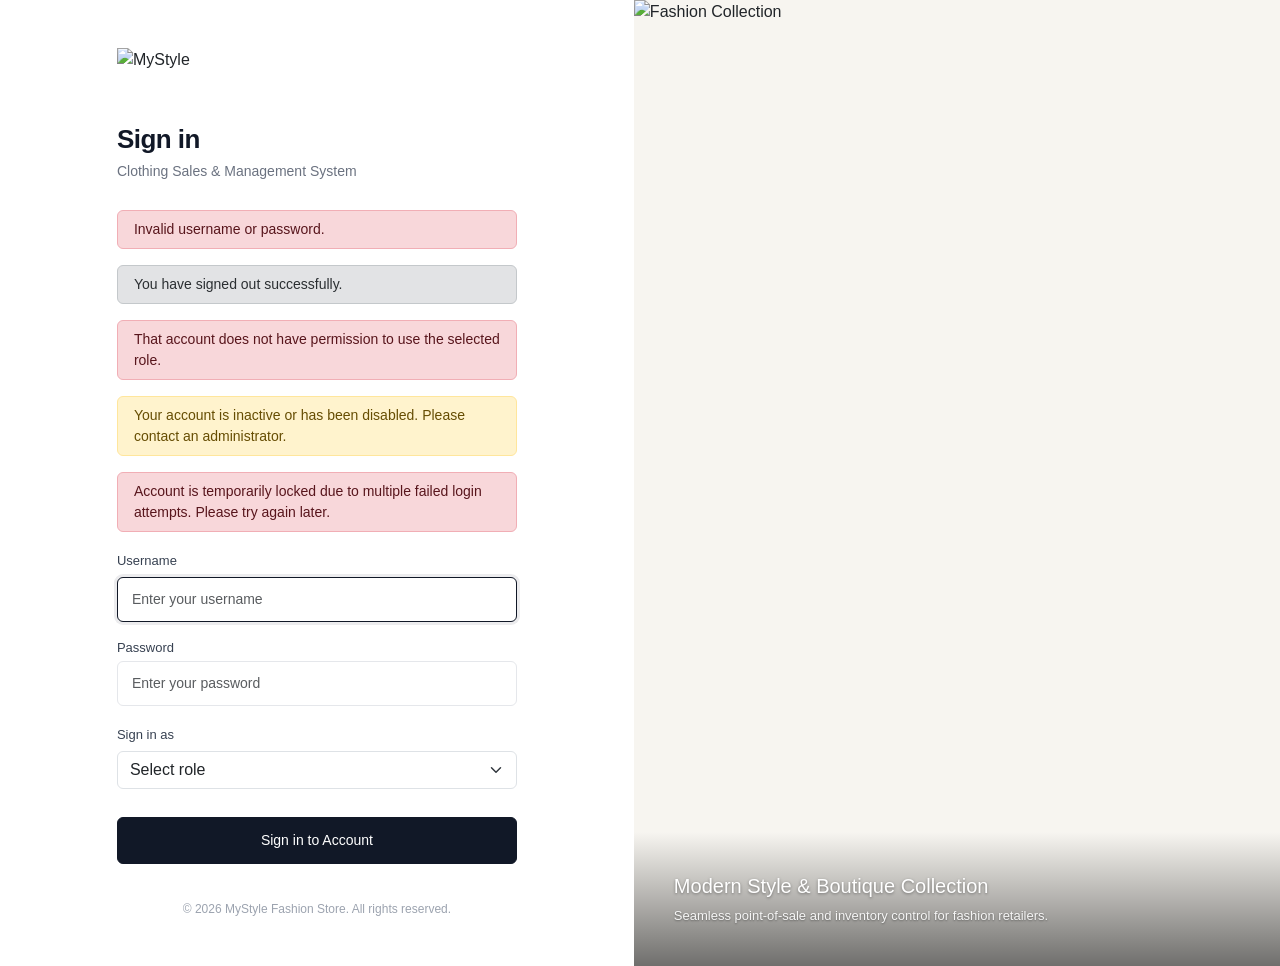
<file: src/main/resources/templates/auth/login.html>
<!DOCTYPE html>
<html lang="en" xmlns:th="http://www.thymeleaf.org">
<head>
    <meta charset="UTF-8">
    <meta name="viewport" content="width=device-width, initial-scale=1.0">
    <title>Sign in - MyStyle Fashion</title>
    <link rel="icon" type="image/png" th:href="@{/favicon.png}">
    <link href="https://cdn.jsdelivr.net/npm/bootstrap@5.3.3/dist/css/bootstrap.min.css" rel="stylesheet">
    <link th:href="@{/css/style.css}" rel="stylesheet">
    <style>
        * {
            box-sizing: border-box;
        }
        body, html {
            height: 100%;
            margin: 0;
            padding: 0;
            background-color: #ffffff !important;
            font-family: -apple-system, BlinkMacSystemFont, "Segoe UI", Roboto, "Helvetica Neue", Arial, sans-serif;
        }
        .login-split-wrapper {
            display: flex;
            min-height: 100vh;
            width: 100vw;
            background: #ffffff;
        }
        .login-column-left {
            flex: 1;
            display: flex;
            flex-direction: column;
            justify-content: center;
            align-items: center;
            padding: 48px 36px;
            background: #ffffff;
            z-index: 2;
        }
        .login-form-container {
            width: 100%;
            max-width: 400px;
        }
        .login-brand-logo {
            height: 46px;
            width: auto;
            max-width: 200px;
            object-fit: contain;
            margin-bottom: 30px;
            display: block;
        }
        .login-heading {
            font-size: 26px;
            font-weight: 600;
            color: #111827;
            margin-bottom: 6px;
            letter-spacing: -0.02em;
        }
        .login-subheading {
            font-size: 14px;
            color: #6b7280;
            margin-bottom: 28px;
        }
        .form-label {
            font-size: 13px;
            font-weight: 500;
            color: #374151;
            margin-bottom: 6px;
        }
        .form-control {
            border: 1px solid #e5e7eb;
            border-radius: 6px;
            padding: 11px 14px;
            font-size: 14px;
            color: #111827;
            background-color: #ffffff;
            transition: all 0.2s ease;
        }
        .form-control:focus {
            border-color: #111827;
            background-color: #ffffff;
            box-shadow: 0 0 0 3px rgba(17, 24, 39, 0.08);
            outline: none;
        }
        .btn-signin-primary {
            background-color: #111827;
            color: #ffffff !important;
            font-size: 14px;
            font-weight: 500;
            padding: 12px 16px;
            border-radius: 6px;
            border: 1px solid #111827;
            width: 100%;
            margin-top: 12px;
            transition: background-color 0.2s ease, transform 0.08s ease;
            cursor: pointer;
        }
        .btn-signin-primary:hover {
            background-color: #27272a;
            border-color: #27272a;
        }
        .btn-signin-primary:active {
            transform: scale(0.99);
        }
        .login-column-right {
            flex: 1.15;
            position: relative;
            background-color: #f7f5f0;
            overflow: hidden;
            display: flex;
            align-items: center;
            justify-content: center;
        }
        .login-hero-img {
            width: 100%;
            height: 100%;
            object-fit: cover;
            object-position: center;
            display: block;
        }
        .login-hero-overlay {
            position: absolute;
            bottom: 0;
            left: 0;
            right: 0;
            padding: 40px;
            background: linear-gradient(to top, rgba(0, 0, 0, 0.55) 0%, rgba(0, 0, 0, 0) 100%);
            color: #ffffff;
        }
        .hero-quote {
            font-size: 20px;
            font-weight: 500;
            line-height: 1.4;
            margin-bottom: 6px;
            text-shadow: 0 1px 3px rgba(0, 0, 0, 0.4);
        }
        .hero-subquote {
            font-size: 13px;
            opacity: 0.9;
            text-shadow: 0 1px 2px rgba(0, 0, 0, 0.4);
        }
        .login-credits {
            margin-top: 36px;
            font-size: 12px;
            color: #9ca3af;
            text-align: center;
        }
        @media (max-width: 900px) {
            .login-column-right {
                display: none;
            }
            .login-column-left {
                padding: 36px 20px;
            }
        }
    </style>
</head>
<body>
<div class="login-split-wrapper">
    <!-- Left Column: Login Form -->
    <div class="login-column-left">
        <div class="login-form-container">
            <img th:src="@{/images/mystyle-logo-banner.png}" alt="MyStyle" class="login-brand-logo">
            
            <h1 class="login-heading">Sign in</h1>
            <p class="login-subheading">Clothing Sales &amp; Management System</p>

            <!-- Alerts -->
            <div th:if="${param.error}" class="alert alert-danger py-2 px-3 mb-3 small rounded-2" role="alert">
                Invalid username or password.
            </div>
            <div th:if="${param.logout}" class="alert alert-secondary py-2 px-3 mb-3 small rounded-2" role="status">
                You have signed out successfully.
            </div>
            <div th:if="${param.roleError}" class="alert alert-danger py-2 px-3 mb-3 small rounded-2" role="alert">
                That account does not have permission to use the selected role.
            </div>
            <div th:if="${param.disabled}" class="alert alert-warning py-2 px-3 mb-3 small rounded-2" role="alert">
                Your account is inactive or has been disabled. Please contact an administrator.
            </div>
            <div th:if="${param.locked}" class="alert alert-danger py-2 px-3 mb-3 small rounded-2" role="alert">
                Account is temporarily locked due to multiple failed login attempts. Please try again later.
            </div>

            <!-- Login Form -->
            <form th:action="@{/login}" method="post">
                <input type="hidden" th:name="${_csrf.parameterName}" th:value="${_csrf.token}">
                
                <div class="mb-3">
                    <label for="username" class="form-label">Username</label>
                    <input id="username" name="username" type="text" class="form-control" autocomplete="username" placeholder="Enter your username" required autofocus>
                </div>
                
                <div class="mb-3">
                    <div class="d-flex justify-content-between align-items-center mb-1">
                        <label for="password" class="form-label mb-0">Password</label>
                    </div>
                    <input id="password" name="password" type="password" class="form-control" autocomplete="current-password" placeholder="Enter your password" required>
                </div>

                <div class="mb-3">
                    <label for="role" class="form-label">Sign in as</label>
                    <select id="role" name="role" class="form-select" required>
                        <option value="" selected disabled>Select role</option>
                        <option value="ADMIN">Administrator</option>
                        <option value="CASHIER">Cashier</option>
                    </select>
                </div>

                <button type="submit" class="btn btn-signin-primary">
                    Sign in to Account
                </button>
            </form>

            <div class="login-credits">
                &copy; <span th:text="${#calendars.format(#calendars.createNow(), 'yyyy')}">2026</span> MyStyle Fashion Store. All rights reserved.
            </div>
        </div>
    </div>

    <!-- Right Column: Hero Image -->
    <div class="login-column-right">
        <img th:src="@{/images/login-banner.png}" alt="Fashion Collection" class="login-hero-img">
        <div class="login-hero-overlay">
            <div class="hero-quote">Modern Style &amp; Boutique Collection</div>
            <div class="hero-subquote">Seamless point-of-sale and inventory control for fashion retailers.</div>
        </div>
    </div>
</div>
</body>
</html>
</file>
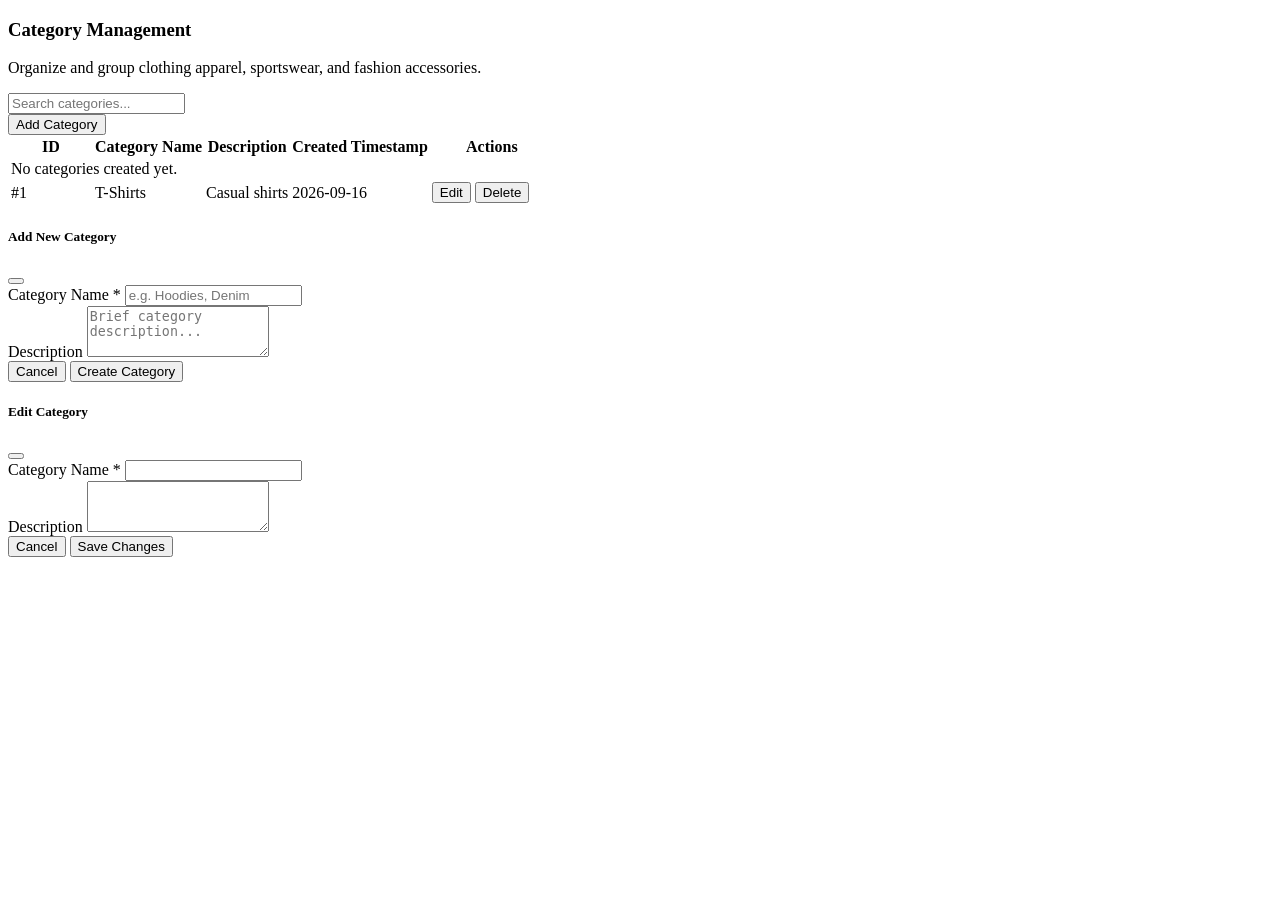
<file: src/main/resources/templates/category/list.html>
<!DOCTYPE html>
<html lang="en" xmlns:th="http://www.thymeleaf.org">
<head th:replace="~{fragments/nav :: head('Categories')}"></head>
<body>
<div class="app-wrapper">
    <aside th:replace="~{fragments/nav :: sidebar('categories')}"></aside>

    <div class="main-wrapper">
        <header th:replace="~{fragments/nav :: topbar('Categories', 'Product Categories')}"></header>

        <main class="content-body">
            <!-- Action Header -->
            <div class="d-flex align-items-center justify-content-between mb-4 flex-wrap gap-3">
                <div>
                    <h3 class="fw-bold mb-1" style="color: var(--color-primary-navy);">Category Management</h3>
                    <p class="text-muted mb-0">Organize and group clothing apparel, sportswear, and fashion accessories.</p>
                </div>
                <div class="d-flex gap-2">
                    <div class="search-box">
                        
                        <input type="text" id="categorySearch" class="form-control" placeholder="Search categories...">
                    </div>
                    <button class="btn btn-brand-primary" data-bs-toggle="modal" data-bs-target="#addCategoryModal">
                         Add Category
                    </button>
                </div>
            </div>

            <!-- Categories Card & Table -->
            <div class="card">
                <div class="table-responsive">
                    <table class="table-pro" id="categoriesTable">
                        <thead>
                        <tr>
                            <th style="width: 80px;">ID</th>
                            <th>Category Name</th>
                            <th>Description</th>
                            <th>Created Timestamp</th>
                            <th style="width: 120px;" class="text-end">Actions</th>
                        </tr>
                        </thead>
                        <tbody>
                        <tr th:if="${#lists.isEmpty(categories)}">
                            <td colspan="5" class="text-center text-muted py-4">No categories created yet.</td>
                        </tr>
                        <tr th:each="category : ${categories}" th:id="'cat-row-' + ${category.categoryId}">
                            <td class="fw-bold text-muted" th:text="'#' + ${category.categoryId}">#1</td>
                            <td class="fw-semibold text-primary" th:id="'cat-name-' + ${category.categoryId}" th:text="${category.categoryName}">T-Shirts</td>
                            <td class="text-muted" th:id="'cat-desc-' + ${category.categoryId}" th:text="${category.description ?: 'No description'}">Casual shirts</td>
                            <td class="text-muted small" th:text="${category.createdAt}">2026-09-16</td>
                            <td class="text-end">
                                <div class="d-flex justify-content-end gap-1">
                                    <button class="btn btn-sm btn-icon-sm btn-outline-primary"
                                            title="Edit Category"
                                            th:onclick="'openEditModal(' + ${category.categoryId} + ')'">
                                        Edit
                                    </button>
                                    <button class="btn btn-sm btn-icon-sm btn-outline-danger"
                                            title="Delete Category"
                                            th:onclick="'deleteCategory(' + ${category.categoryId} + ')'">
                                        Delete
                                    </button>
                                </div>
                            </td>
                        </tr>
                        </tbody>
                    </table>
                </div>
            </div>
        </main>
    </div>
</div>

<!-- Add Category Modal -->
<div class="modal fade" id="addCategoryModal" tabindex="-1" aria-hidden="true">
    <div class="modal-dialog modal-dialog-centered">
        <div class="modal-content">
            <div class="modal-header-brand">
                <h5 class="modal-title">
                     Add New Category
                </h5>
                <button type="button" class="btn-close" data-bs-dismiss="modal"></button>
            </div>
            <form id="addCategoryForm" onsubmit="submitCreateCategory(event)">
                <div class="modal-body">
                    <div class="mb-3">
                        <label class="form-label" for="newCategoryName">Category Name <span class="text-danger">*</span></label>
                        <input type="text" class="form-control" id="newCategoryName" required placeholder="e.g. Hoodies, Denim">
                    </div>
                    <div class="mb-3">
                        <label class="form-label" for="newCategoryDescription">Description</label>
                        <textarea class="form-control" id="newCategoryDescription" rows="3" placeholder="Brief category description..."></textarea>
                    </div>
                </div>
                <div class="modal-footer">
                    <button type="button" class="btn btn-sm btn-outline-secondary" data-bs-dismiss="modal">Cancel</button>
                    <button type="submit" class="btn btn-sm btn-brand-primary">
                         Create Category
                    </button>
                </div>
            </form>
        </div>
    </div>
</div>

<!-- Edit Category Modal -->
<div class="modal fade" id="editCategoryModal" tabindex="-1" aria-hidden="true">
    <div class="modal-dialog modal-dialog-centered">
        <div class="modal-content">
            <div class="modal-header-brand">
                <h5 class="modal-title">
                     Edit Category
                </h5>
                <button type="button" class="btn-close" data-bs-dismiss="modal"></button>
            </div>
            <form id="editCategoryForm" onsubmit="submitEditCategory(event)">
                <input type="hidden" id="editCategoryId">
                <div class="modal-body">
                    <div class="mb-3">
                        <label class="form-label" for="editCategoryName">Category Name <span class="text-danger">*</span></label>
                        <input type="text" class="form-control" id="editCategoryName" required>
                    </div>
                    <div class="mb-3">
                        <label class="form-label" for="editCategoryDescription">Description</label>
                        <textarea class="form-control" id="editCategoryDescription" rows="3"></textarea>
                    </div>
                </div>
                <div class="modal-footer">
                    <button type="button" class="btn btn-sm btn-outline-secondary" data-bs-dismiss="modal">Cancel</button>
                    <button type="submit" class="btn btn-sm btn-brand-primary">
                         Save Changes
                    </button>
                </div>
            </form>
        </div>
    </div>
</div>

<div th:replace="~{fragments/nav :: dbModal}"></div>
<div th:replace="~{fragments/nav :: scripts}"></div>

<script>
  setupTableSearch('categorySearch', 'categoriesTable');

  async function submitCreateCategory(e) {
    e.preventDefault();
    const name = document.getElementById('newCategoryName').value.trim();
    const desc = document.getElementById('newCategoryDescription').value.trim();

    try {
      await apiRequest('/api/categories', 'POST', { categoryName: name, description: desc });
      showToast('Category created successfully!', 'success');
      bootstrap.Modal.getInstance(document.getElementById('addCategoryModal')).hide();
      setTimeout(() => window.location.reload(), 600);
    } catch (err) {
      showToast(err.message, 'error');
    }
  }

  function openEditModal(id) {
    const name = document.getElementById('cat-name-' + id).innerText;
    const desc = document.getElementById('cat-desc-' + id).innerText;

    document.getElementById('editCategoryId').value = id;
    document.getElementById('editCategoryName').value = name;
    document.getElementById('editCategoryDescription').value = desc === 'No description' ? '' : desc;

    const modal = new bootstrap.Modal(document.getElementById('editCategoryModal'));
    modal.show();
  }

  async function submitEditCategory(e) {
    e.preventDefault();
    const id = document.getElementById('editCategoryId').value;
    const name = document.getElementById('editCategoryName').value.trim();
    const desc = document.getElementById('editCategoryDescription').value.trim();

    try {
      await apiRequest(`/api/categories/${id}`, 'PUT', { categoryName: name, description: desc });
      showToast('Category updated successfully!', 'success');
      bootstrap.Modal.getInstance(document.getElementById('editCategoryModal')).hide();
      setTimeout(() => window.location.reload(), 600);
    } catch (err) {
      showToast(err.message, 'error');
    }
  }

  async function deleteCategory(id) {
    if (!confirm(`Are you sure you want to delete Category #${id}?`)) return;

    try {
      await apiRequest(`/api/categories/${id}`, 'DELETE');
      showToast('Category deleted successfully.', 'success');
      const row = document.getElementById('cat-row-' + id);
      if (row) row.remove();
    } catch (err) {
      showToast(err.message, 'error');
    }
  }
</script>
</body>
</html>
</file>
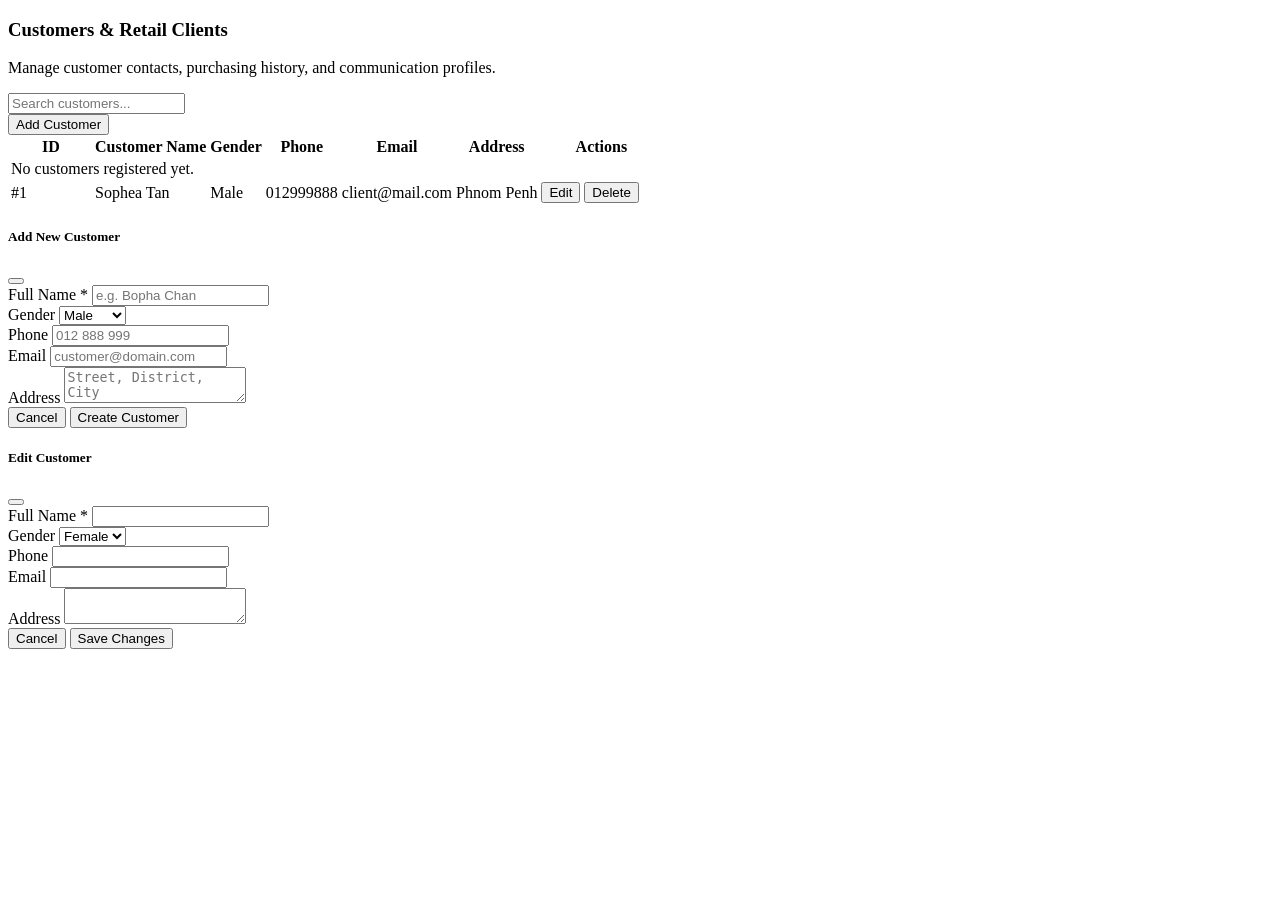
<file: src/main/resources/templates/customer/list.html>
<!DOCTYPE html>
<html lang="en" xmlns:th="http://www.thymeleaf.org">
<head th:replace="~{fragments/nav :: head('Customers')}"></head>
<body>
<div class="app-wrapper">
    <aside th:replace="~{fragments/nav :: sidebar('customers')}"></aside>

    <div class="main-wrapper">
        <header th:replace="~{fragments/nav :: topbar('Customers', 'Customer Directory')}"></header>

        <main class="content-body">
            <div class="d-flex align-items-center justify-content-between mb-4 flex-wrap gap-3">
                <div>
                    <h3 class="fw-bold mb-1" style="color: var(--color-primary-navy);">Customers & Retail Clients</h3>
                    <p class="text-muted mb-0">Manage customer contacts, purchasing history, and communication profiles.</p>
                </div>
                <div class="d-flex gap-2">
                    <div class="search-box">
                        
                        <input type="text" id="customerSearch" class="form-control" placeholder="Search customers...">
                    </div>
                    <button class="btn btn-brand-primary" data-bs-toggle="modal" data-bs-target="#addCustomerModal">
                         Add Customer
                    </button>
                </div>
            </div>

            <div class="card">
                <div class="table-responsive">
                    <table class="table-pro" id="customersTable">
                        <thead>
                        <tr>
                            <th style="width: 80px;">ID</th>
                            <th>Customer Name</th>
                            <th>Gender</th>
                            <th>Phone</th>
                            <th>Email</th>
                            <th>Address</th>
                            <th style="width: 120px;" class="text-end">Actions</th>
                        </tr>
                        </thead>
                        <tbody>
                        <tr th:if="${#lists.isEmpty(customers)}">
                            <td colspan="7" class="text-center text-muted py-4">No customers registered yet.</td>
                        </tr>
                        <tr th:each="c : ${customers}" th:id="'cust-row-' + ${c.customerId}">
                            <td class="fw-bold text-muted" th:text="'#' + ${c.customerId}">#1</td>
                            <td class="fw-bold text-primary" th:id="'cust-name-' + ${c.customerId}" th:text="${c.customerName}">Sophea Tan</td>
                            <td>
                                <span class="badge bg-light text-dark border px-2" th:id="'cust-gender-' + ${c.customerId}" th:text="${c.gender ?: 'Unspecified'}">Male</span>
                            </td>
                            <td th:id="'cust-phone-' + ${c.customerId}" th:text="${c.phone ?: 'N/A'}">012999888</td>
                            <td th:id="'cust-email-' + ${c.customerId}" th:text="${c.email ?: 'N/A'}">client@mail.com</td>
                            <td class="text-muted small" th:id="'cust-addr-' + ${c.customerId}" th:text="${c.address ?: 'N/A'}">Phnom Penh</td>
                            <td class="text-end">
                                <div class="d-flex justify-content-end gap-1">
                                    <button class="btn btn-sm btn-icon-sm btn-outline-primary"
                                            title="Edit Customer"
                                            th:onclick="'openEditCustomerModal(' + ${c.customerId} + ')'">
                                        Edit
                                    </button>
                                    <button class="btn btn-sm btn-icon-sm btn-outline-danger"
                                            title="Delete Customer"
                                            th:onclick="'deleteCustomer(' + ${c.customerId} + ')'">
                                        Delete
                                    </button>
                                </div>
                            </td>
                        </tr>
                        </tbody>
                    </table>
                </div>
            </div>
        </main>
    </div>
</div>

<!-- Add Customer Modal -->
<div class="modal fade" id="addCustomerModal" tabindex="-1" aria-hidden="true">
    <div class="modal-dialog modal-dialog-centered">
        <div class="modal-content">
            <div class="modal-header-brand">
                <h5 class="modal-title">
                     Add New Customer
                </h5>
                <button type="button" class="btn-close" data-bs-dismiss="modal"></button>
            </div>
            <form onsubmit="submitCreateCustomer(event)">
                <div class="modal-body">
                    <div class="mb-3">
                        <label class="form-label">Full Name <span class="text-danger">*</span></label>
                        <input type="text" class="form-control" id="newCustName" required placeholder="e.g. Bopha Chan">
                    </div>
                    <div class="row g-2 mb-3">
                        <div class="col-md-6">
                            <label class="form-label">Gender</label>
                            <select class="form-select" id="newCustGender">
                                <option value="Female">Female</option>
                                <option value="Male" selected>Male</option>
                                <option value="Other">Other</option>
                            </select>
                        </div>
                        <div class="col-md-6">
                            <label class="form-label">Phone</label>
                            <input type="text" class="form-control" id="newCustPhone" placeholder="012 888 999">
                        </div>
                    </div>
                    <div class="mb-3">
                        <label class="form-label">Email</label>
                        <input type="email" class="form-control" id="newCustEmail" placeholder="customer@domain.com">
                    </div>
                    <div class="mb-3">
                        <label class="form-label">Address</label>
                        <textarea class="form-control" id="newCustAddress" rows="2" placeholder="Street, District, City"></textarea>
                    </div>
                </div>
                <div class="modal-footer">
                    <button type="button" class="btn btn-sm btn-outline-secondary" data-bs-dismiss="modal">Cancel</button>
                    <button type="submit" class="btn btn-sm btn-brand-primary">
                         Create Customer
                    </button>
                </div>
            </form>
        </div>
    </div>
</div>

<!-- Edit Customer Modal -->
<div class="modal fade" id="editCustomerModal" tabindex="-1" aria-hidden="true">
    <div class="modal-dialog modal-dialog-centered">
        <div class="modal-content">
            <div class="modal-header-brand">
                <h5 class="modal-title">
                     Edit Customer
                </h5>
                <button type="button" class="btn-close" data-bs-dismiss="modal"></button>
            </div>
            <form onsubmit="submitEditCustomer(event)">
                <input type="hidden" id="editCustId">
                <div class="modal-body">
                    <div class="mb-3">
                        <label class="form-label">Full Name <span class="text-danger">*</span></label>
                        <input type="text" class="form-control" id="editCustName" required>
                    </div>
                    <div class="row g-2 mb-3">
                        <div class="col-md-6">
                            <label class="form-label">Gender</label>
                            <select class="form-select" id="editCustGender">
                                <option value="Female">Female</option>
                                <option value="Male">Male</option>
                                <option value="Other">Other</option>
                            </select>
                        </div>
                        <div class="col-md-6">
                            <label class="form-label">Phone</label>
                            <input type="text" class="form-control" id="editCustPhone">
                        </div>
                    </div>
                    <div class="mb-3">
                        <label class="form-label">Email</label>
                        <input type="email" class="form-control" id="editCustEmail">
                    </div>
                    <div class="mb-3">
                        <label class="form-label">Address</label>
                        <textarea class="form-control" id="editCustAddress" rows="2"></textarea>
                    </div>
                </div>
                <div class="modal-footer">
                    <button type="button" class="btn btn-sm btn-outline-secondary" data-bs-dismiss="modal">Cancel</button>
                    <button type="submit" class="btn btn-sm btn-brand-primary">
                         Save Changes
                    </button>
                </div>
            </form>
        </div>
    </div>
</div>

<div th:replace="~{fragments/nav :: dbModal}"></div>
<div th:replace="~{fragments/nav :: scripts}"></div>

<script>
  setupTableSearch('customerSearch', 'customersTable');

  async function submitCreateCustomer(e) {
    e.preventDefault();
    const customerName = document.getElementById('newCustName').value.trim();
    const gender = document.getElementById('newCustGender').value;
    const phone = document.getElementById('newCustPhone').value.trim();
    const email = document.getElementById('newCustEmail').value.trim();
    const address = document.getElementById('newCustAddress').value.trim();

    try {
      await apiRequest('/api/customers', 'POST', { customerName, gender, phone, email, address });
      showToast('Customer registered successfully!', 'success');
      bootstrap.Modal.getInstance(document.getElementById('addCustomerModal')).hide();
      setTimeout(() => window.location.reload(), 600);
    } catch (err) {
      showToast(err.message, 'error');
    }
  }

  function openEditCustomerModal(id) {
    const name = document.getElementById('cust-name-' + id).innerText;
    const gender = document.getElementById('cust-gender-' + id).innerText.trim();
    const phone = document.getElementById('cust-phone-' + id).innerText;
    const email = document.getElementById('cust-email-' + id).innerText;
    const addr = document.getElementById('cust-addr-' + id).innerText;

    document.getElementById('editCustId').value = id;
    document.getElementById('editCustName').value = name;
    document.getElementById('editCustGender').value = gender === 'Unspecified' ? 'Male' : gender;
    document.getElementById('editCustPhone').value = phone === 'N/A' ? '' : phone;
    document.getElementById('editCustEmail').value = email === 'N/A' ? '' : email;
    document.getElementById('editCustAddress').value = addr === 'N/A' ? '' : addr;

    const modal = new bootstrap.Modal(document.getElementById('editCustomerModal'));
    modal.show();
  }

  async function submitEditCustomer(e) {
    e.preventDefault();
    const id = document.getElementById('editCustId').value;
    const customerName = document.getElementById('editCustName').value.trim();
    const gender = document.getElementById('editCustGender').value;
    const phone = document.getElementById('editCustPhone').value.trim();
    const email = document.getElementById('editCustEmail').value.trim();
    const address = document.getElementById('editCustAddress').value.trim();

    try {
      await apiRequest(`/api/customers/${id}`, 'PUT', { customerName, gender, phone, email, address });
      showToast('Customer updated successfully!', 'success');
      bootstrap.Modal.getInstance(document.getElementById('editCustomerModal')).hide();
      setTimeout(() => window.location.reload(), 600);
    } catch (err) {
      showToast(err.message, 'error');
    }
  }

  async function deleteCustomer(id) {
    if (!confirm(`Are you sure you want to delete Customer #${id}?`)) return;
    try {
      await apiRequest(`/api/customers/${id}`, 'DELETE');
      showToast('Customer deleted successfully.', 'success');
      const row = document.getElementById('cust-row-' + id);
      if (row) row.remove();
    } catch (err) {
      showToast(err.message, 'error');
    }
  }
</script>
</body>
</html>
</file>
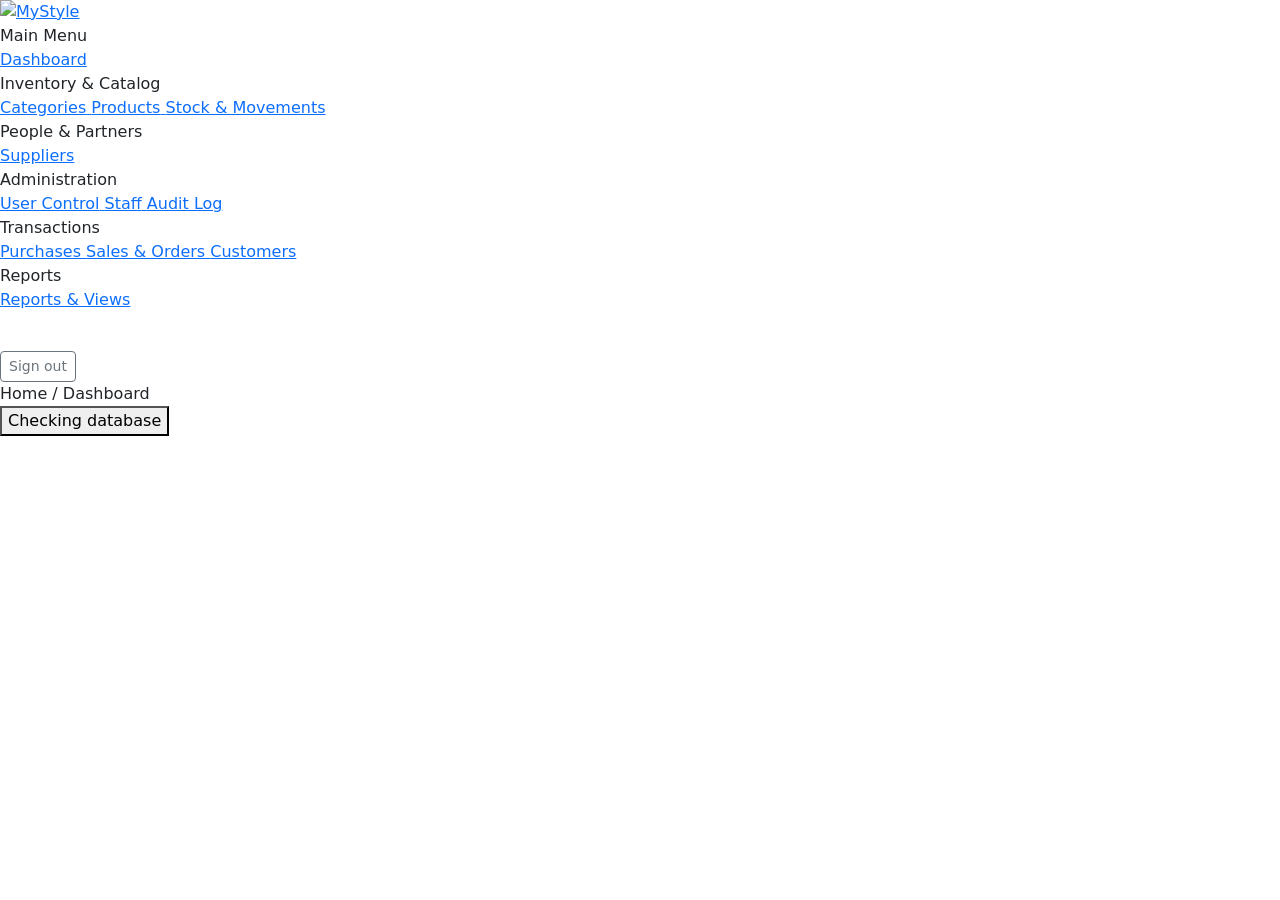
<file: src/main/resources/templates/fragments/nav.html>
<!DOCTYPE html>
<html xmlns:th="http://www.thymeleaf.org">

<!-- Head Fragment -->
<head th:fragment="head(title)">
    <meta charset="UTF-8">
    <meta name="viewport" content="width=device-width, initial-scale=1.0">
    <meta name="_csrf" th:content="${_csrf.token}">
    <meta name="_csrf_header" th:content="${_csrf.headerName}">
    <title th:text="${title} + ' - MyStyle Fashion Management System'">MyStyle</title>
    <link rel="icon" type="image/png" th:href="@{/favicon.png}">
    <!-- Bootstrap 5.3.3 -->
    <link href="https://cdn.jsdelivr.net/npm/bootstrap@5.3.3/dist/css/bootstrap.min.css" rel="stylesheet">
    <!-- Custom Theme Stylesheet -->
    <link th:href="@{/css/style.css}" rel="stylesheet">
</head>

<!-- Sidebar Fragment -->
<aside th:fragment="sidebar(activePage)" class="sidebar">
    <div class="sidebar-header">
        <a th:href="${isAdmin} ? '/dashboard' : '/sales'" class="brand-title">
            <div class="d-flex flex-column gap-1">
                <img th:src="@{/images/mystyle-logo-banner.png}" alt="MyStyle" class="sidebar-brand-logo">
            </div>
        </a>
    </div>

    <div class="sidebar-nav">
        <div class="nav-section-label" th:if="${isAdmin}">Main Menu</div>
        <a href="/dashboard" th:if="${isAdmin}" th:class="'nav-item-link ' + (${activePage == 'dashboard'} ? 'active' : '')">
            
            <span>Dashboard</span>
        </a>

        <div class="nav-section-label" th:if="${isAdmin}">Inventory &amp; Catalog</div>
        <a href="/categories" th:if="${isAdmin}" th:class="'nav-item-link ' + (${activePage == 'categories'} ? 'active' : '')">
            
            <span>Categories</span>
        </a>
        <a href="/products" th:if="${isAdmin}" th:class="'nav-item-link ' + (${activePage == 'products'} ? 'active' : '')">
            
            <span>Products</span>
        </a>
        <a href="/stock" th:if="${isAdmin}" th:class="'nav-item-link ' + (${activePage == 'stock'} ? 'active' : '')">
            
            <span>Stock & Movements</span>
        </a>

        <div class="nav-section-label" th:if="${isAdmin}">People &amp; Partners</div>
        <a href="/suppliers" th:if="${isAdmin}" th:class="'nav-item-link ' + (${activePage == 'suppliers'} ? 'active' : '')">
            
            <span>Suppliers</span>
        </a>
        <div class="nav-section-label" th:if="${isAdmin}">Administration</div>
        <a href="/user-control" th:if="${isAdmin}" th:class="'nav-item-link ' + (${activePage == 'user-control'} ? 'active' : '')">
            <span>User Control</span>
        </a>
        <a href="/staff" th:if="${isAdmin}" th:class="'nav-item-link ' + (${activePage == 'staff'} ? 'active' : '')">
            <span>Staff</span>
        </a>
        <a href="/audit-log" th:if="${isAdmin}" th:class="'nav-item-link ' + (${activePage == 'audit-log'} ? 'active' : '')">
            <span>Audit Log</span>
        </a>

        <div class="nav-section-label" th:text="${isAdmin} ? 'Transactions' : 'Point of Sale'">Transactions</div>
        <a href="/purchases" th:if="${isAdmin}" th:class="'nav-item-link ' + (${activePage == 'purchases'} ? 'active' : '')">
            
            <span>Purchases</span>
        </a>
        <a href="/sales" th:class="'nav-item-link ' + (${activePage == 'sales'} ? 'active' : '')">
            
            <span>Sales & Orders</span>
        </a>
        <a href="/customers" th:class="'nav-item-link ' + (${activePage == 'customers'} ? 'active' : '')">
            <span>Customers</span>
        </a>

        <div class="nav-section-label" th:if="${isAdmin}">Reports</div>
        <a href="/reports" th:if="${isAdmin}" th:class="'nav-item-link ' + (${activePage == 'reports'} ? 'active' : '')">
            
            <span>Reports & Views</span>
        </a>
    </div>

    <div class="sidebar-footer">
        <div class="user-profile-widget">
            <div class="user-info">
                <div class="user-avatar">
                    
                </div>
                <div>
                    <div class="fw-bold text-white small" th:text="${currentUsername ?: 'User'}">User</div>
                    <div class="text-white-50" style="font-size: 0.75rem;" th:text="${isAdmin} ? 'Administrator' : 'Cashier'">Signed in</div>
                </div>
            </div>
            <form th:action="@{/logout}" method="post" class="m-0">
                <input type="hidden" th:name="${_csrf.parameterName}" th:value="${_csrf.token}">
                <button type="submit" class="btn btn-sm btn-outline-secondary" title="Sign Out">Sign out</button>
            </form>
        </div>
    </div>
</aside>

<!-- Topbar Fragment -->
<header th:fragment="topbar(pageTitle, breadcrumb)" class="topbar">
    <div class="breadcrumb-container">
        <a th:href="${isAdmin} ? '/dashboard' : '/sales'">Home</a>
        <span class="separator">/</span>
        <span class="current" th:text="${breadcrumb ?: pageTitle}">Dashboard</span>
    </div>

    <div class="topbar-actions" th:if="${isAdmin}">
        <!-- Live Connection Pill -->
        <button id="topbar-db-pill" class="connection-pill" title="Click to test database connection">
            <span class="pulse-dot"></span>
            <span id="topbar-db-text">Checking database</span>
        </button>
    </div>
</header>

<!-- Global Database Diagnostic Modal Fragment -->
<div th:fragment="dbModal" class="modal fade" id="dbCheckModal" tabindex="-1" aria-labelledby="dbCheckModalLabel" aria-hidden="true">
    <div class="modal-dialog modal-dialog-centered">
        <div class="modal-content">
            <div class="modal-header-brand">
                <h5 class="modal-title" id="dbCheckModalLabel">
                    
                    Database connection
                </h5>
                <button type="button" class="btn-close" data-bs-dismiss="modal" aria-label="Close"></button>
            </div>
            <div class="modal-body" id="dbCheckModalBody">
                <div class="text-center py-4">
                    <div class="spinner-border text-primary" role="status">
                        <span class="visually-hidden">Testing connection...</span>
                    </div>
                    <p class="mt-2 text-muted fw-semibold">Checking database...</p>
                </div>
            </div>
            <div class="modal-footer justify-content-between">
                <button type="button" class="btn btn-sm btn-outline-secondary" data-bs-dismiss="modal">Close</button>
                <button type="button" class="btn btn-sm btn-brand-primary" onclick="checkDatabaseConnection(true)">
                    Check again
                </button>
            </div>
        </div>
    </div>
</div>

<!-- Scripts Fragment -->
<div th:fragment="scripts">
    <script src="https://cdn.jsdelivr.net/npm/bootstrap@5.3.3/dist/js/bootstrap.bundle.min.js"></script>
    <script th:src="@{/js/app.js}"></script>
</div>

</html>
</file>
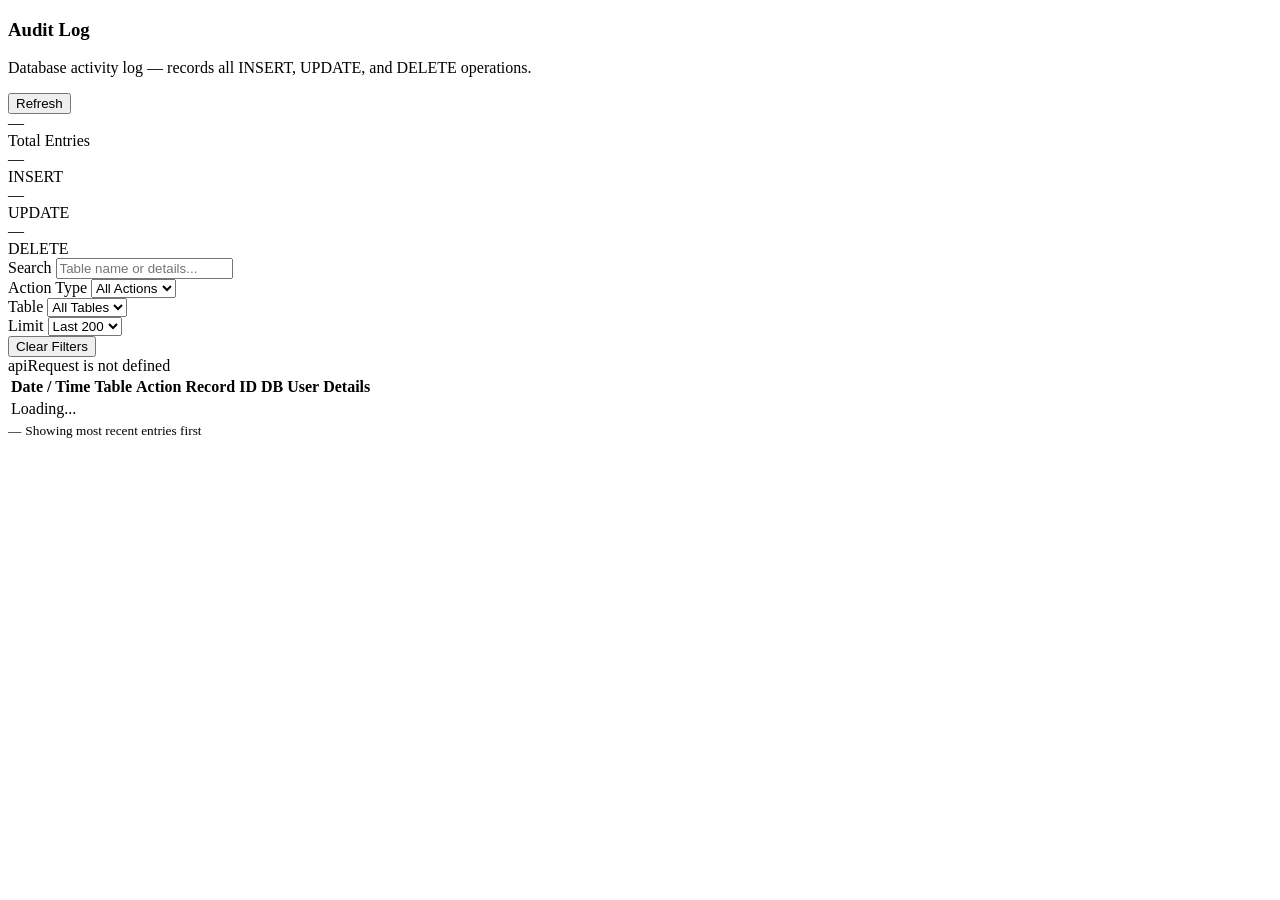
<file: src/main/resources/templates/management/audit-log.html>
<!DOCTYPE html>
<html lang="en" xmlns:th="http://www.thymeleaf.org">
<head th:replace="~{fragments/nav :: head('Audit Log')}"></head>
<body>
<div class="app-wrapper">
    <aside th:replace="~{fragments/nav :: sidebar('audit-log')}"></aside>
    <div class="main-wrapper">
        <header th:replace="~{fragments/nav :: topbar('Audit Log', 'Administration / Audit Log')}"></header>
        <main class="content-body">

            <!-- Page Header -->
            <div class="d-flex justify-content-between align-items-center mb-4">
                <div>
                    <h3 class="fw-bold mb-1">Audit Log</h3>
                    <p class="text-muted mb-0">Database activity log — records all INSERT, UPDATE, and DELETE operations.</p>
                </div>
                <button class="btn btn-outline-secondary" onclick="loadAuditLog()">Refresh</button>
            </div>

            <!-- Summary Cards -->
            <div class="row g-3 mb-4">
                <div class="col-md-3">
                    <div class="card text-center py-3">
                        <div class="fs-2 fw-bold text-brand" id="cardTotal">—</div>
                        <div class="text-muted small">Total Entries</div>
                    </div>
                </div>
                <div class="col-md-3">
                    <div class="card text-center py-3">
                        <div class="fs-2 fw-bold text-success" id="cardInsert">—</div>
                        <div class="text-muted small">INSERT</div>
                    </div>
                </div>
                <div class="col-md-3">
                    <div class="card text-center py-3">
                        <div class="fs-2 fw-bold text-primary" id="cardUpdate">—</div>
                        <div class="text-muted small">UPDATE</div>
                    </div>
                </div>
                <div class="col-md-3">
                    <div class="card text-center py-3">
                        <div class="fs-2 fw-bold text-danger" id="cardDelete">—</div>
                        <div class="text-muted small">DELETE</div>
                    </div>
                </div>
            </div>

            <!-- Filters -->
            <div class="card mb-3">
                <div class="card-body py-3">
                    <div class="row g-2 align-items-end">
                        <div class="col-md-3">
                            <label class="form-label small mb-1">Search</label>
                            <input type="text" id="filterSearch" class="form-control form-control-sm" placeholder="Table name or details..." oninput="applyFilters()">
                        </div>
                        <div class="col-md-2">
                            <label class="form-label small mb-1">Action Type</label>
                            <select id="filterAction" class="form-select form-select-sm" onchange="applyFilters()">
                                <option value="">All Actions</option>
                                <option value="INSERT">INSERT</option>
                                <option value="UPDATE">UPDATE</option>
                                <option value="DELETE">DELETE</option>
                            </select>
                        </div>
                        <div class="col-md-3">
                            <label class="form-label small mb-1">Table</label>
                            <select id="filterTable" class="form-select form-select-sm" onchange="applyFilters()">
                                <option value="">All Tables</option>
                            </select>
                        </div>
                        <div class="col-md-2">
                            <label class="form-label small mb-1">Limit</label>
                            <select id="limitSelect" class="form-select form-select-sm" onchange="loadAuditLog()">
                                <option value="100">Last 100</option>
                                <option value="200" selected>Last 200</option>
                                <option value="500">Last 500</option>
                            </select>
                        </div>
                        <div class="col-md-2">
                            <button class="btn btn-sm btn-outline-secondary w-100" onclick="clearFilters()">Clear Filters</button>
                        </div>
                    </div>
                </div>
            </div>

            <div id="auditMessage" class="alert d-none mb-3"></div>

            <!-- Audit Log Table -->
            <div class="card">
                <div class="table-responsive">
                    <table class="table-pro mb-0">
                        <thead>
                            <tr>
                                <th>Date / Time</th>
                                <th>Table</th>
                                <th>Action</th>
                                <th>Record ID</th>
                                <th>DB User</th>
                                <th>Details</th>
                            </tr>
                        </thead>
                        <tbody id="auditRows">
                            <tr><td colspan="6" class="text-center text-muted py-4">Loading audit log...</td></tr>
                        </tbody>
                    </table>
                </div>
                <div class="px-4 py-2 border-top d-flex justify-content-between align-items-center">
                    <small class="text-muted" id="auditCount">—</small>
                    <small class="text-muted">Showing most recent entries first</small>
                </div>
            </div>
        </main>
    </div>
</div>

<div th:replace="~{fragments/nav :: scripts}"></div>
<script>
let allLogs = [];
const auditMessage = document.getElementById('auditMessage');

function showAuditMessage(text, type) {
    auditMessage.textContent = text;
    auditMessage.className = 'alert alert-' + type;
    if (type === 'success') setTimeout(() => { auditMessage.className = 'alert d-none'; }, 5000);
}

function actionBadge(action) {
    if (!action) return '<span class="text-muted small">—</span>';
    const a = action.trim().toUpperCase();
    const colorMap = {
        'INSERT': 'success',
        'UPDATE': 'primary',
        'DELETE': 'danger'
    };
    const color = colorMap[a] || 'secondary';
    return `<span class="badge bg-${color}-subtle text-${color} fw-semibold">${escapeHtml(action)}</span>`;
}

function formatDateTime(iso) {
    if (!iso) return '<span class="text-muted small">—</span>';
    try {
        const d = new Date(iso);
        return `<div class="small">${d.toLocaleDateString()}</div><div class="text-muted" style="font-size:0.78rem">${d.toLocaleTimeString([], {hour:'2-digit', minute:'2-digit', second:'2-digit'})}</div>`;
    } catch { return escapeHtml(iso); }
}

function populateTableFilter(logs) {
    const tables = [...new Set(logs.map(l => l.tableName).filter(Boolean))].sort();
    const sel = document.getElementById('filterTable');
    const current = sel.value;
    sel.innerHTML = '<option value="">All Tables</option>' +
        tables.map(t => `<option value="${escapeHtml(t)}" ${t === current ? 'selected' : ''}>${escapeHtml(t)}</option>`).join('');
}

function updateCards(logs) {
    document.getElementById('cardTotal').textContent = logs.length;
    document.getElementById('cardInsert').textContent = logs.filter(l => l.actionType === 'INSERT').length;
    document.getElementById('cardUpdate').textContent = logs.filter(l => l.actionType === 'UPDATE').length;
    document.getElementById('cardDelete').textContent = logs.filter(l => l.actionType === 'DELETE').length;
}

function applyFilters() {
    const search = (document.getElementById('filterSearch').value || '').toLowerCase();
    const action = (document.getElementById('filterAction').value || '').toUpperCase();
    const table = document.getElementById('filterTable').value || '';

    const filtered = allLogs.filter(log => {
        if (action && (log.actionType || '').toUpperCase() !== action) return false;
        if (table && log.tableName !== table) return false;
        if (search) {
            const haystack = [log.tableName, log.actionType, log.dbUser, log.details, String(log.recordId || '')]
                .join(' ').toLowerCase();
            if (!haystack.includes(search)) return false;
        }
        return true;
    });

    renderLogs(filtered);
}

function renderLogs(logs) {
    document.getElementById('auditCount').textContent = `Showing ${logs.length} of ${allLogs.length} entries`;
    if (logs.length === 0) {
        document.getElementById('auditRows').innerHTML =
            `<tr><td colspan="6" class="text-center text-muted py-5">No audit log entries match the current filter.</td></tr>`;
        return;
    }
    document.getElementById('auditRows').innerHTML = logs.map(log => `
        <tr>
            <td>${formatDateTime(log.actionDate)}</td>
            <td><span class="fw-semibold small">${escapeHtml(log.tableName || '—')}</span></td>
            <td>${actionBadge(log.actionType)}</td>
            <td class="text-muted small">${log.recordId != null ? log.recordId : '—'}</td>
            <td class="small">${escapeHtml(log.dbUser || '—')}</td>
            <td class="small text-muted" style="max-width:320px; word-break:break-word;">${escapeHtml(log.details || '—')}</td>
        </tr>
    `).join('');
}

async function loadAuditLog() {
    const limit = document.getElementById('limitSelect').value || 200;
    document.getElementById('auditRows').innerHTML =
        `<tr><td colspan="6" class="text-center text-muted py-4"><span class="spinner-border spinner-border-sm me-2"></span>Loading...</td></tr>`;
    try {
        allLogs = await apiRequest('/api/admin/audit-log?limit=' + limit);
        updateCards(allLogs);
        populateTableFilter(allLogs);
        applyFilters();
    } catch (error) {
        showAuditMessage(error.message, 'danger');
        document.getElementById('auditRows').innerHTML =
            `<tr><td colspan="6" class="text-center text-danger py-4">${escapeHtml(error.message)}</td></tr>`;
    }
}

function clearFilters() {
    document.getElementById('filterSearch').value = '';
    document.getElementById('filterAction').value = '';
    document.getElementById('filterTable').value = '';
    applyFilters();
}

loadAuditLog();
</script>
</body>
</html>
</file>
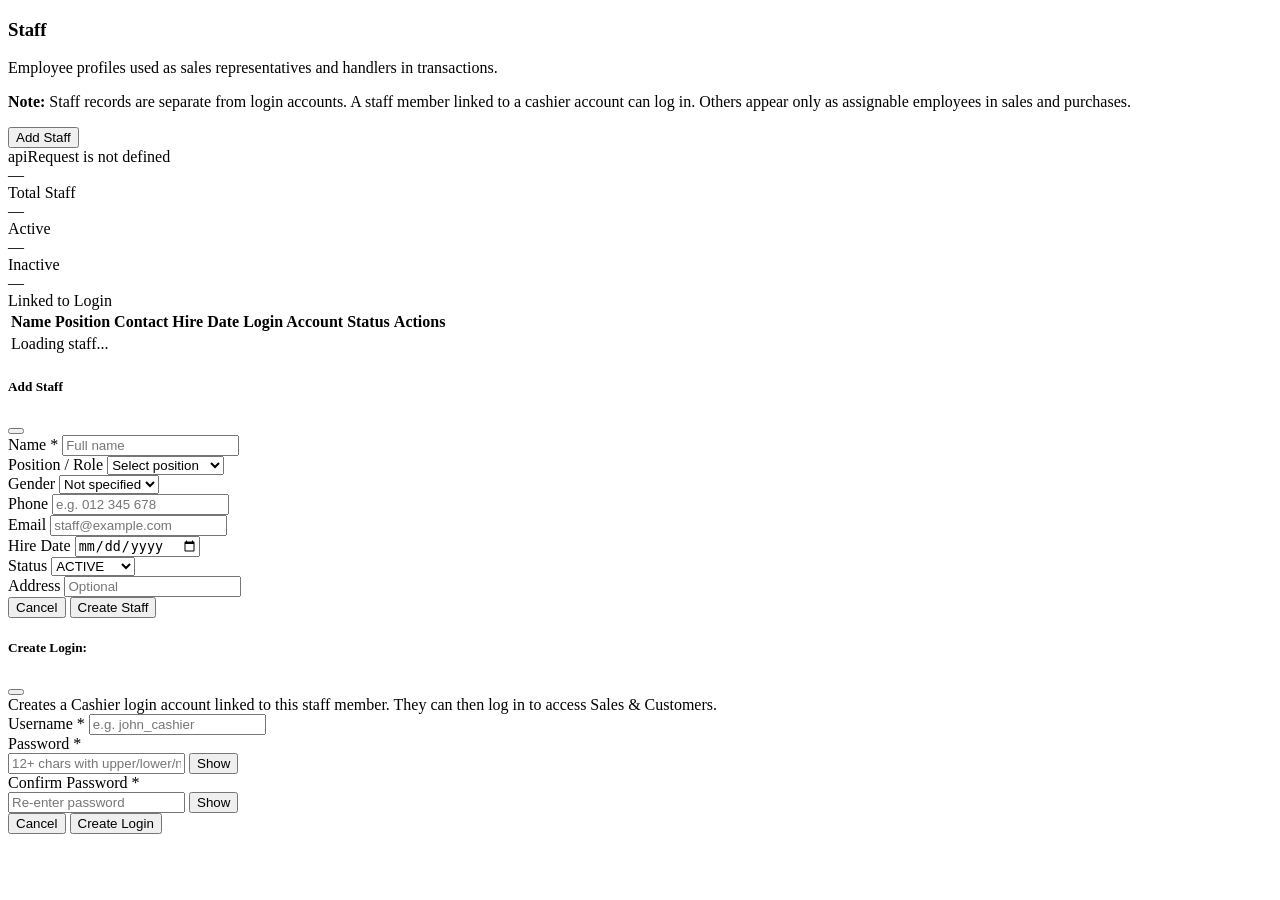
<file: src/main/resources/templates/management/staff.html>
<!DOCTYPE html>
<html lang="en" xmlns:th="http://www.thymeleaf.org">
<head th:replace="~{fragments/nav :: head('Staff')}"></head>
<body>
<div class="app-wrapper">
    <aside th:replace="~{fragments/nav :: sidebar('staff')}"></aside>
    <div class="main-wrapper">
        <header th:replace="~{fragments/nav :: topbar('Staff', 'Administration / Staff')}"></header>
        <main class="content-body">

            <!-- Page Header -->
            <div class="d-flex justify-content-between align-items-center mb-4">
                <div>
                    <h3 class="fw-bold mb-1">Staff</h3>
                    <p class="text-muted mb-0">Employee profiles used as sales representatives and handlers in transactions.</p>
                    <p class="small text-muted mt-1 mb-0">
                        <strong>Note:</strong> Staff records are separate from login accounts. A staff member linked to a cashier account can log in. Others appear only as assignable employees in sales and purchases.
                    </p>
                </div>
                <button class="btn btn-brand-primary" onclick="openCreateStaff()">Add Staff</button>
            </div>

            <div id="staffMessage" class="alert d-none"></div>

            <!-- Info Cards -->
            <div class="row g-3 mb-4" id="staffSummaryCards">
                <div class="col-md-3">
                    <div class="card text-center py-3">
                        <div class="fs-2 fw-bold text-brand" id="cardTotal">—</div>
                        <div class="text-muted small">Total Staff</div>
                    </div>
                </div>
                <div class="col-md-3">
                    <div class="card text-center py-3">
                        <div class="fs-2 fw-bold text-success" id="cardActive">—</div>
                        <div class="text-muted small">Active</div>
                    </div>
                </div>
                <div class="col-md-3">
                    <div class="card text-center py-3">
                        <div class="fs-2 fw-bold text-secondary" id="cardInactive">—</div>
                        <div class="text-muted small">Inactive</div>
                    </div>
                </div>
                <div class="col-md-3">
                    <div class="card text-center py-3">
                        <div class="fs-2 fw-bold text-primary" id="cardLinked">—</div>
                        <div class="text-muted small">Linked to Login</div>
                    </div>
                </div>
            </div>

            <!-- Staff Table -->
            <div class="card">
                <div class="table-responsive">
                    <table class="table-pro mb-0">
                        <thead>
                            <tr>
                                <th>Name</th>
                                <th>Position</th>
                                <th>Contact</th>
                                <th>Hire Date</th>
                                <th>Login Account</th>
                                <th>Status</th>
                                <th class="text-end">Actions</th>
                            </tr>
                        </thead>
                        <tbody id="staffRows">
                            <tr><td colspan="7" class="text-center text-muted py-4">Loading staff...</td></tr>
                        </tbody>
                    </table>
                </div>
            </div>
        </main>
    </div>
</div>

<!-- Add / Edit Staff Modal -->
<div class="modal fade" id="staffModal" tabindex="-1" aria-hidden="true">
    <div class="modal-dialog modal-dialog-centered">
        <div class="modal-content">
            <div class="modal-header-brand">
                <h5 class="modal-title" id="staffModalTitle">Add Staff</h5>
                <button type="button" class="btn-close" data-bs-dismiss="modal"></button>
            </div>
            <form id="staffForm">
                <input type="hidden" name="employeeId">
                <div class="modal-body">
                    <div class="row g-3">
                        <div class="col-md-6">
                            <label class="form-label">Name <span class="text-danger">*</span></label>
                            <input name="employeeName" class="form-control" required placeholder="Full name">
                        </div>
                        <div class="col-md-6">
                            <label class="form-label">Position / Role</label>
                            <select name="position" class="form-select">
                                <option value="">Select position</option>
                                <option value="Cashier">Cashier</option>
                                <option value="Store Manager">Store Manager</option>
                                <option value="Sales Associate">Sales Associate</option>
                                <option value="Inventory Clerk">Inventory Clerk</option>
                                <option value="Lead Cashier">Lead Cashier</option>
                                <option value="Other">Other</option>
                            </select>
                        </div>
                        <div class="col-md-6">
                            <label class="form-label">Gender</label>
                            <select name="gender" class="form-select">
                                <option value="">Not specified</option>
                                <option>Female</option>
                                <option>Male</option>
                                <option>Other</option>
                            </select>
                        </div>
                        <div class="col-md-6">
                            <label class="form-label">Phone</label>
                            <input name="phone" class="form-control" placeholder="e.g. 012 345 678">
                        </div>
                        <div class="col-md-6">
                            <label class="form-label">Email</label>
                            <input name="email" type="email" class="form-control" placeholder="staff@example.com">
                        </div>
                        <div class="col-md-6">
                            <label class="form-label">Hire Date</label>
                            <input name="hireDate" type="date" class="form-control">
                        </div>
                        <div class="col-md-6">
                            <label class="form-label">Status</label>
                            <select name="status" class="form-select">
                                <option value="ACTIVE">ACTIVE</option>
                                <option value="INACTIVE">INACTIVE</option>
                            </select>
                        </div>
                        <div class="col-12">
                            <label class="form-label">Address</label>
                            <input name="address" class="form-control" placeholder="Optional">
                        </div>
                    </div>
                </div>
                <div class="modal-footer">
                    <button type="button" class="btn btn-outline-secondary" data-bs-dismiss="modal">Cancel</button>
                    <button type="submit" class="btn btn-brand-primary" id="staffSubmitButton">Create Staff</button>
                </div>
            </form>
        </div>
    </div>
</div>

<!-- Create Login Modal (for existing staff) -->
<div class="modal fade" id="createLoginModal" tabindex="-1" aria-hidden="true">
    <div class="modal-dialog modal-dialog-centered">
        <div class="modal-content">
            <div class="modal-header-brand">
                <h5 class="modal-title">Create Login: <span id="loginStaffName" class="fw-bold"></span></h5>
                <button type="button" class="btn-close" data-bs-dismiss="modal"></button>
            </div>
            <form id="createLoginForm" onsubmit="submitCreateLogin(event)">
                <input type="hidden" id="loginEmployeeId">
                <div class="modal-body">
                    <div class="alert alert-info small mb-3">Creates a Cashier login account linked to this staff member. They can then log in to access Sales &amp; Customers.</div>
                    <div class="row g-3">
                        <div class="col-12">
                            <label class="form-label">Username <span class="text-danger">*</span></label>
                            <input id="loginUsername" class="form-control" required maxlength="80" autocomplete="off" placeholder="e.g. john_cashier">
                        </div>
                        <div class="col-12">
                            <label class="form-label">Password <span class="text-danger">*</span></label>
                            <div class="input-group">
                                <input id="loginPassword" type="password" class="form-control" minlength="12" maxlength="72" required autocomplete="new-password" placeholder="12+ chars with upper/lower/number/symbol">
                                <button type="button" class="btn btn-outline-secondary" onclick="toggleLoginPwd('loginPassword', this)" tabindex="-1">Show</button>
                            </div>
                        </div>
                        <div class="col-12">
                            <label class="form-label">Confirm Password <span class="text-danger">*</span></label>
                            <div class="input-group">
                                <input id="loginPasswordConfirm" type="password" class="form-control" minlength="12" maxlength="72" required autocomplete="new-password" placeholder="Re-enter password">
                                <button type="button" class="btn btn-outline-secondary" onclick="toggleLoginPwd('loginPasswordConfirm', this)" tabindex="-1">Show</button>
                            </div>
                        </div>
                    </div>
                </div>
                <div class="modal-footer">
                    <button type="button" class="btn btn-outline-secondary" data-bs-dismiss="modal">Cancel</button>
                    <button type="submit" class="btn btn-brand-primary">Create Login</button>
                </div>
            </form>
        </div>
    </div>
</div>

<div th:replace="~{fragments/nav :: scripts}"></div>
<script>
let staff = [];
let accounts = [];
const staffMessage = document.getElementById('staffMessage');

function showStaffMessage(text, type) {
    staffMessage.textContent = text;
    staffMessage.className = 'alert alert-' + type;
    staffMessage.scrollIntoView({ behavior: 'smooth', block: 'nearest' });
    if (type === 'success') setTimeout(() => { staffMessage.className = 'alert d-none'; }, 6000);
}

function updateSummaryCards() {
    document.getElementById('cardTotal').textContent = staff.length;
    document.getElementById('cardActive').textContent = staff.filter(e => e.status === 'ACTIVE').length;
    document.getElementById('cardInactive').textContent = staff.filter(e => e.status === 'INACTIVE').length;
    // Count staff who have a linked user account
    const linkedEmployeeIds = new Set(accounts.map(a => Number(a.employeeId)).filter(id => id > 0));
    document.getElementById('cardLinked').textContent = staff.filter(e => linkedEmployeeIds.has(Number(e.employeeId))).length;
}

function renderStaff() {
    const linkedAccountMap = {};
    accounts.forEach(a => {
        if (a.employeeId && Number(a.employeeId) > 0) {
            linkedAccountMap[Number(a.employeeId)] = a;
        }
    });

    document.getElementById('staffRows').innerHTML = staff.length === 0
        ? `<tr><td colspan="7" class="text-center text-muted py-5">No staff records found. Click <strong>Add Staff</strong> to get started.</td></tr>`
        : staff.map(employee => {
            const linked = linkedAccountMap[Number(employee.employeeId)];
            const linkedBadge = linked
                ? `<span class="badge bg-primary-subtle text-primary" title="Login: ${escapeHtml(linked.username)}">${escapeHtml(linked.username)}</span>`
                : `<span class="text-muted small">No login</span>`;
            return `<tr>
                <td class="fw-bold">${escapeHtml(employee.employeeName)}</td>
                <td>${escapeHtml(employee.position || '—')}</td>
                <td>
                    ${employee.phone ? escapeHtml(employee.phone) : ''}
                    ${employee.email ? `<br><small class="text-muted">${escapeHtml(employee.email)}</small>` : ''}
                    ${!employee.phone && !employee.email ? '<span class="text-muted small">—</span>' : ''}
                </td>
                <td>${escapeHtml(employee.hireDate || '—')}</td>
                <td>${linkedBadge}</td>
                <td>${employee.status === 'ACTIVE'
                    ? '<span class="badge-status active">Active</span>'
                    : '<span class="badge-status inactive">Inactive</span>'}</td>
                <td class="text-end">
                    <div class="d-flex gap-2 justify-content-end">
                        <button class="btn btn-sm btn-outline-primary" onclick="editStaff(${Number(employee.employeeId)})">Edit</button>
                        ${!linked && employee.status === 'ACTIVE'
                            ? `<button class="btn btn-sm btn-outline-success" onclick="openCreateLogin(${Number(employee.employeeId)})" title="Create login account for this staff">Create Login</button>`
                            : ''}
                        <button class="btn btn-sm btn-outline-danger" onclick="deleteStaff(${Number(employee.employeeId)})">Delete</button>
                    </div>
                </td>
            </tr>`;
        }).join('');

    updateSummaryCards();
}

async function loadStaff() {
    try {
        [staff, accounts] = await Promise.all([
            apiRequest('/api/staff'),
            apiRequest('/api/user-control')
        ]);
        renderStaff();
    } catch (error) {
        showStaffMessage(error.message, 'danger');
    }
}

function openCreateStaff() {
    const form = document.getElementById('staffForm');
    form.reset();
    form.elements.employeeId.value = '';
    form.elements.status.value = 'ACTIVE';
    document.getElementById('staffModalTitle').textContent = 'Add Staff';
    document.getElementById('staffSubmitButton').textContent = 'Create Staff';
    bootstrap.Modal.getOrCreateInstance(document.getElementById('staffModal')).show();
}

function editStaff(id) {
    const employee = staff.find(item => Number(item.employeeId) === id);
    if (!employee) return;
    const form = document.getElementById('staffForm');
    form.reset();
    Object.keys(employee).forEach(key => {
        const input = form.elements[key];
        if (input) input.value = employee[key] || '';
    });
    // Handle position select: add custom value if not in list
    const position = employee.position || '';
    const positionSelect = form.elements.position;
    if (position && !Array.from(positionSelect.options).some(opt => opt.value === position)) {
        positionSelect.add(new Option(position, position));
    }
    positionSelect.value = position;
    // Handle gender select
    const genderSelect = form.elements.gender;
    const gender = employee.gender || '';
    if (gender && !Array.from(genderSelect.options).some(opt => opt.value === gender)) {
        genderSelect.add(new Option(gender, gender));
    }
    genderSelect.value = gender;
    form.elements.status.value = employee.status || 'ACTIVE';
    form.elements.employeeId.value = id;
    document.getElementById('staffModalTitle').textContent = 'Edit Staff';
    document.getElementById('staffSubmitButton').textContent = 'Save Changes';
    bootstrap.Modal.getOrCreateInstance(document.getElementById('staffModal')).show();
}

document.getElementById('staffForm').addEventListener('submit', async event => {
    event.preventDefault();
    const data = Object.fromEntries(new FormData(event.target));
    const id = data.employeeId;
    delete data.employeeId;
    // Remove empty strings for optional fields
    ['gender', 'phone', 'email', 'address', 'hireDate', 'position'].forEach(k => {
        if (data[k] === '') delete data[k];
    });
    try {
        await apiRequest(id ? '/api/staff/' + id : '/api/staff', id ? 'PUT' : 'POST', data);
        bootstrap.Modal.getInstance(document.getElementById('staffModal')).hide();
        showStaffMessage(id ? 'Staff member updated successfully.' : 'Staff member created successfully.', 'success');
        loadStaff();
    } catch (error) {
        showStaffMessage(error.message, 'danger');
    }
});

async function deleteStaff(id) {
    const employee = staff.find(e => Number(e.employeeId) === id);
    const name = employee ? employee.employeeName : 'this staff member';
    if (!confirm(`Remove "${name}" from staff? If they have linked records, they will be deactivated instead of deleted.`)) return;
    try {
        const result = await apiRequest('/api/staff/' + id, 'DELETE');
        showStaffMessage(result.message, result.action === 'DEACTIVATED' ? 'warning' : 'success');
        loadStaff();
    } catch (error) {
        showStaffMessage(error.message, 'danger');
    }
}

function openCreateLogin(employeeId) {
    const employee = staff.find(item => Number(item.employeeId) === Number(employeeId));
    if (!employee) return;
    document.getElementById('loginEmployeeId').value = employeeId;
    document.getElementById('loginStaffName').textContent = employee.employeeName;
    document.getElementById('loginUsername').value = '';
    document.getElementById('loginPassword').value = '';
    document.getElementById('loginPasswordConfirm').value = '';
    ['loginPassword', 'loginPasswordConfirm'].forEach(id => {
        const el = document.getElementById(id);
        if (el) el.type = 'password';
    });
    document.querySelectorAll('#createLoginForm .btn-outline-secondary').forEach(btn => btn.textContent = 'Show');
    bootstrap.Modal.getOrCreateInstance(document.getElementById('createLoginModal')).show();
}

function toggleLoginPwd(id, btn) {
    const el = document.getElementById(id);
    if (!el) return;
    const isPwd = el.type === 'password';
    el.type = isPwd ? 'text' : 'password';
    btn.textContent = isPwd ? 'Hide' : 'Show';
}

async function submitCreateLogin(event) {
    event.preventDefault();
    const employeeId = document.getElementById('loginEmployeeId').value;
    const username = document.getElementById('loginUsername').value;
    const password = document.getElementById('loginPassword').value;
    const confirm = document.getElementById('loginPasswordConfirm').value;
    if (password !== confirm) {
        showStaffMessage('Passwords do not match.', 'danger');
        return;
    }
    try {
        await apiRequest('/api/user-control/cashiers/link/' + employeeId, 'POST', { username, password });
        bootstrap.Modal.getInstance(document.getElementById('createLoginModal')).hide();
        showStaffMessage('Login account created successfully. Share the password securely.', 'success');
        loadStaff();
    } catch (error) {
        showStaffMessage(error.message, 'danger');
    }
}

loadStaff();
</script>
</body>
</html>
</file>
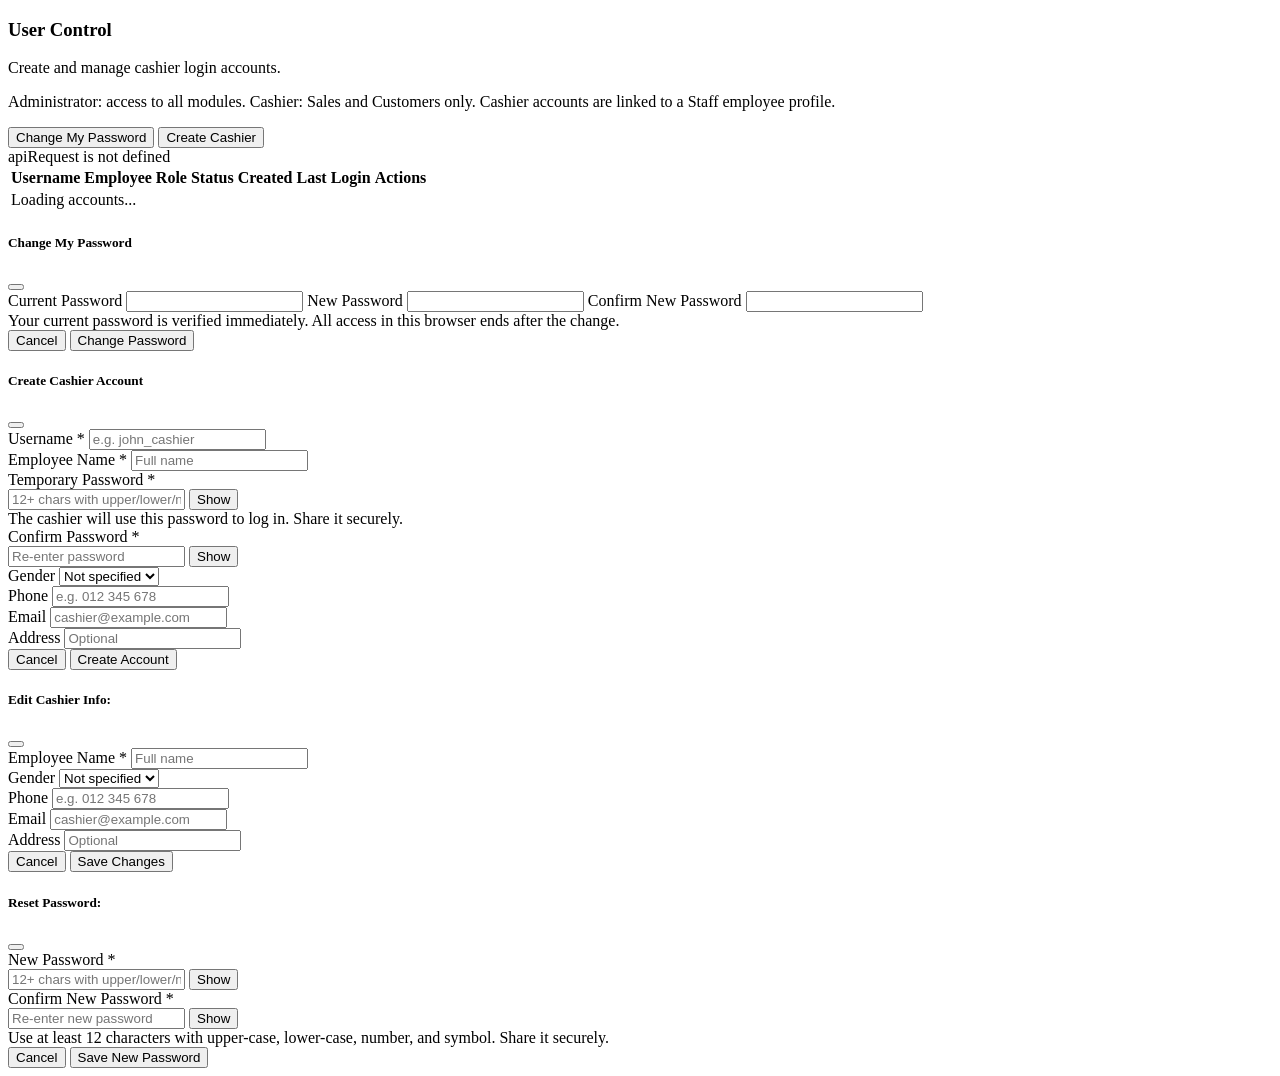
<file: src/main/resources/templates/management/user-control.html>
<!DOCTYPE html>
<html lang="en" xmlns:th="http://www.thymeleaf.org">
<head th:replace="~{fragments/nav :: head('User Control')}"></head>
<body>
<div class="app-wrapper">
    <aside th:replace="~{fragments/nav :: sidebar('user-control')}"></aside>
    <div class="main-wrapper">
        <header th:replace="~{fragments/nav :: topbar('User Control', 'Administration / User Control')}"></header>
        <main class="content-body">
            <div class="d-flex justify-content-between align-items-center mb-4">
                <div>
                    <h3 class="fw-bold mb-1">User Control</h3>
                    <p class="text-muted mb-0">Create and manage cashier login accounts.</p>
                    <p class="small text-muted mb-0 mt-1">Administrator: access to all modules. Cashier: Sales and Customers only. Cashier accounts are linked to a Staff employee profile.</p>
                </div>
                <div class="d-flex gap-2">
                    <button class="btn btn-brand-outline" onclick="openOwnPasswordModal()">Change My Password</button>
                    <button class="btn btn-brand-primary" onclick="openCreateCashier()">Create Cashier</button>
                </div>
            </div>
            <div id="userMessage" class="alert d-none"></div>
            <div class="card">
                <div class="table-responsive">
                    <table class="table-pro mb-0">
                        <thead>
                            <tr>
                                <th>Username</th>
                                <th>Employee</th>
                                <th>Role</th>
                                <th>Status</th>
                                <th>Created</th>
                                <th>Last Login</th>
                                <th class="text-end">Actions</th>
                            </tr>
                        </thead>
                        <tbody id="userRows"><tr><td colspan="7" class="text-center text-muted py-4">Loading accounts...</td></tr></tbody>
                    </table>
                </div>
            </div>
        </main>
    </div>
</div>

<!-- Current administrator password change -->
<div class="modal fade" id="ownPasswordModal" tabindex="-1" aria-hidden="true">
    <div class="modal-dialog modal-dialog-centered">
        <div class="modal-content">
            <div class="modal-header-brand">
                <h5 class="modal-title">Change My Password</h5>
                <button type="button" class="btn-close" data-bs-dismiss="modal"></button>
            </div>
            <form id="ownPasswordForm" onsubmit="submitOwnPassword(event)">
                <div class="modal-body">
                    <label class="form-label">Current Password</label>
                    <input id="ownCurrentPassword" type="password" class="form-control mb-3" required autocomplete="current-password">
                    <label class="form-label">New Password</label>
                    <input id="ownNewPassword" type="password" class="form-control mb-3" minlength="12" maxlength="72" required autocomplete="new-password">
                    <label class="form-label">Confirm New Password</label>
                    <input id="ownConfirmPassword" type="password" class="form-control" minlength="12" maxlength="72" required autocomplete="new-password">
                    <div class="form-text mt-2">Your current password is verified immediately. All access in this browser ends after the change.</div>
                </div>
                <div class="modal-footer">
                    <button type="button" class="btn btn-outline-secondary" data-bs-dismiss="modal">Cancel</button>
                    <button type="submit" class="btn btn-brand-primary">Change Password</button>
                </div>
            </form>
        </div>
    </div>
</div>

<!-- Create Cashier Modal -->
<div class="modal fade" id="cashierModal" tabindex="-1" aria-hidden="true">
    <div class="modal-dialog modal-dialog-centered">
        <div class="modal-content">
            <div class="modal-header-brand">
                <h5 class="modal-title">Create Cashier Account</h5>
                <button type="button" class="btn-close" data-bs-dismiss="modal"></button>
            </div>
            <form id="cashierForm" onsubmit="submitCreateCashier(event)">
                <div class="modal-body">
                    <div class="row g-3">
                        <div class="col-md-6">
                            <label class="form-label">Username <span class="text-danger">*</span></label>
                            <input name="username" id="createUsername" class="form-control" required maxlength="80" autocomplete="off" placeholder="e.g. john_cashier">
                        </div>
                        <div class="col-md-6">
                            <label class="form-label">Employee Name <span class="text-danger">*</span></label>
                            <input name="employeeName" id="createEmployeeName" class="form-control" required placeholder="Full name">
                        </div>
                        <div class="col-12">
                            <label class="form-label">Temporary Password <span class="text-danger">*</span></label>
                            <div class="input-group">
                                <input name="password" id="createPassword" type="password" class="form-control" minlength="12" maxlength="72" required autocomplete="new-password" placeholder="12+ chars with upper/lower/number/symbol">
                                <button type="button" class="btn btn-outline-secondary" onclick="togglePwd('createPassword', this)" tabindex="-1">Show</button>
                            </div>
                            <div class="form-text">The cashier will use this password to log in. Share it securely.</div>
                        </div>
                        <div class="col-12">
                            <label class="form-label">Confirm Password <span class="text-danger">*</span></label>
                            <div class="input-group">
                                <input id="createPasswordConfirm" type="password" class="form-control" minlength="12" maxlength="72" required autocomplete="new-password" placeholder="Re-enter password">
                                <button type="button" class="btn btn-outline-secondary" onclick="togglePwd('createPasswordConfirm', this)" tabindex="-1">Show</button>
                            </div>
                        </div>
                        <div class="col-md-6">
                            <label class="form-label">Gender</label>
                            <select name="gender" class="form-select">
                                <option value="">Not specified</option>
                                <option>Female</option>
                                <option>Male</option>
                                <option>Other</option>
                            </select>
                        </div>
                        <div class="col-md-6">
                            <label class="form-label">Phone</label>
                            <input name="phone" class="form-control" placeholder="e.g. 012 345 678">
                        </div>
                        <div class="col-md-6">
                            <label class="form-label">Email</label>
                            <input name="email" type="email" class="form-control" placeholder="cashier@example.com">
                        </div>
                        <div class="col-md-6">
                            <label class="form-label">Address</label>
                            <input name="address" class="form-control" placeholder="Optional">
                        </div>
                    </div>
                </div>
                <div class="modal-footer">
                    <button type="button" class="btn btn-outline-secondary" data-bs-dismiss="modal">Cancel</button>
                    <button type="submit" class="btn btn-brand-primary">Create Account</button>
                </div>
            </form>
        </div>
    </div>
</div>

<!-- Edit Cashier Info Modal -->
<div class="modal fade" id="editCashierModal" tabindex="-1" aria-hidden="true">
    <div class="modal-dialog modal-dialog-centered">
        <div class="modal-content">
            <div class="modal-header-brand">
                <h5 class="modal-title">Edit Cashier Info: <span id="editCashierUsername" class="fw-bold"></span></h5>
                <button type="button" class="btn-close" data-bs-dismiss="modal"></button>
            </div>
            <form id="editCashierForm" onsubmit="submitEditCashier(event)">
                <input type="hidden" id="editCashierUserId">
                <div class="modal-body">
                    <div class="row g-3">
                        <div class="col-12">
                            <label class="form-label">Employee Name <span class="text-danger">*</span></label>
                            <input id="editEmployeeName" class="form-control" required placeholder="Full name">
                        </div>
                        <div class="col-md-6">
                            <label class="form-label">Gender</label>
                            <select id="editGender" class="form-select">
                                <option value="">Not specified</option>
                                <option>Female</option>
                                <option>Male</option>
                                <option>Other</option>
                            </select>
                        </div>
                        <div class="col-md-6">
                            <label class="form-label">Phone</label>
                            <input id="editPhone" class="form-control" placeholder="e.g. 012 345 678">
                        </div>
                        <div class="col-md-6">
                            <label class="form-label">Email</label>
                            <input id="editEmail" type="email" class="form-control" placeholder="cashier@example.com">
                        </div>
                        <div class="col-md-6">
                            <label class="form-label">Address</label>
                            <input id="editAddress" class="form-control" placeholder="Optional">
                        </div>
                    </div>
                </div>
                <div class="modal-footer">
                    <button type="button" class="btn btn-outline-secondary" data-bs-dismiss="modal">Cancel</button>
                    <button type="submit" class="btn btn-brand-primary">Save Changes</button>
                </div>
            </form>
        </div>
    </div>
</div>

<!-- Reset Password Modal -->
<div class="modal fade" id="resetPasswordModal" tabindex="-1" aria-hidden="true">
    <div class="modal-dialog modal-dialog-centered">
        <div class="modal-content">
            <div class="modal-header-brand">
                <h5 class="modal-title">Reset Password: <span id="resetPwdUsername" class="fw-bold"></span></h5>
                <button type="button" class="btn-close" data-bs-dismiss="modal"></button>
            </div>
            <form id="resetPasswordForm" onsubmit="submitResetPassword(event)">
                <input type="hidden" id="resetPwdUserId">
                <div class="modal-body">
                    <div class="mb-3">
                        <label class="form-label">New Password <span class="text-danger">*</span></label>
                        <div class="input-group">
                            <input id="newPassword" type="password" class="form-control" minlength="12" maxlength="72" required autocomplete="new-password" placeholder="12+ chars with upper/lower/number/symbol">
                            <button type="button" class="btn btn-outline-secondary" onclick="togglePwd('newPassword', this)" tabindex="-1">Show</button>
                        </div>
                    </div>
                    <div class="mb-3">
                        <label class="form-label">Confirm New Password <span class="text-danger">*</span></label>
                        <div class="input-group">
                            <input id="newPasswordConfirm" type="password" class="form-control" minlength="12" maxlength="72" required autocomplete="new-password" placeholder="Re-enter new password">
                            <button type="button" class="btn btn-outline-secondary" onclick="togglePwd('newPasswordConfirm', this)" tabindex="-1">Show</button>
                        </div>
                    </div>
                    <div class="form-text text-muted">Use at least 12 characters with upper-case, lower-case, number, and symbol. Share it securely.</div>
                </div>
                <div class="modal-footer">
                    <button type="button" class="btn btn-outline-secondary" data-bs-dismiss="modal">Cancel</button>
                    <button type="submit" class="btn btn-brand-primary">Save New Password</button>
                </div>
            </form>
        </div>
    </div>
</div>

<div th:replace="~{fragments/nav :: scripts}"></div>
<script>
let users = [];
const userMessage = document.getElementById('userMessage');

function showUserMessage(text, type) {
    userMessage.textContent = text;
    userMessage.className = 'alert alert-' + type;
    userMessage.scrollIntoView({ behavior: 'smooth', block: 'nearest' });
    if (type === 'success') setTimeout(() => { userMessage.className = 'alert d-none'; }, 6000);
}

function togglePwd(inputId, btn) {
    const input = document.getElementById(inputId);
    if (!input) return;
    const isPassword = input.type === 'password';
    input.type = isPassword ? 'text' : 'password';
    btn.textContent = isPassword ? 'Hide' : 'Show';
}

function formatDateTime(iso) {
    if (!iso) return '<span class="text-muted small">Never</span>';
    try {
        const d = new Date(iso);
        return `<span title="${d.toLocaleString()}">${d.toLocaleDateString()}<br><small class="text-muted">${d.toLocaleTimeString([], {hour:'2-digit', minute:'2-digit'})}</small></span>`;
    } catch { return iso; }
}

function openCreateCashier() {
    const form = document.getElementById('cashierForm');
    form.reset();
    ['createPassword', 'createPasswordConfirm'].forEach(id => {
        const el = document.getElementById(id);
        if (el) el.type = 'password';
    });
    document.querySelectorAll('#cashierForm .btn-outline-secondary').forEach(btn => btn.textContent = 'Show');
    bootstrap.Modal.getOrCreateInstance(document.getElementById('cashierModal')).show();
}

function openOwnPasswordModal() {
    document.getElementById('ownPasswordForm').reset();
    bootstrap.Modal.getOrCreateInstance(document.getElementById('ownPasswordModal')).show();
}

async function submitOwnPassword(event) {
    event.preventDefault();
    const currentPassword = document.getElementById('ownCurrentPassword').value;
    const newPassword = document.getElementById('ownNewPassword').value;
    const confirmation = document.getElementById('ownConfirmPassword').value;
    if (newPassword !== confirmation) {
        showUserMessage('New passwords do not match.', 'danger');
        return;
    }
    try {
        const result = await apiRequest('/api/account/password', 'PUT', { currentPassword, newPassword });
        bootstrap.Modal.getInstance(document.getElementById('ownPasswordModal')).hide();
        alert(result.message);
        window.location.assign('/login');
    } catch (error) {
        showUserMessage(error.message, 'danger');
    }
}

async function loadUsers() {
    try {
        users = await apiRequest('/api/user-control');
        document.getElementById('userRows').innerHTML = users.map(user => {
            const isCashier = user.role === 'CASHIER';
            const enableBtnClass = user.enabled ? 'btn-outline-danger' : 'btn-outline-success';
            const enableBtnLabel = user.enabled ? 'Disable' : 'Enable';
            return `<tr>
                <td class="fw-bold">${escapeHtml(user.username)}</td>
                <td>
                    <div>${escapeHtml(user.employeeName)}</div>
                    ${user.phone ? `<small class="text-muted">${escapeHtml(user.phone)}</small>` : ''}
                </td>
                <td><span class="badge bg-primary-subtle text-primary">${escapeHtml(user.role)}</span></td>
                <td>${user.enabled
                    ? '<span class="badge-status active">Active</span>'
                    : '<span class="badge-status inactive">Inactive</span>'}</td>
                <td class="small">${formatDateTime(user.createdAt)}</td>
                <td class="small">${formatDateTime(user.lastLogin)}</td>
                <td class="text-end">
                    <div class="d-flex gap-1 justify-content-end flex-wrap">
                        ${isCashier ? `
                        <button class="btn btn-sm btn-outline-primary"
                            onclick="openEditCashier(${Number(user.userId)})"
                            title="Edit employee info">Edit</button>
                        <button class="btn btn-sm btn-brand-outline"
                            onclick="openResetPassword(${Number(user.userId)})"
                            title="Reset login password">Password</button>
                        <button class="btn btn-sm ${enableBtnClass}"
                            onclick="toggleUser(${Number(user.userId)}, ${!user.enabled})">${enableBtnLabel}</button>
                        <button class="btn btn-sm btn-outline-danger"
                            onclick="deleteCashier(${Number(user.userId)})"
                            title="Delete cashier account">Delete</button>
                        ` : '<span class="text-muted small">Admin account</span>'}
                    </div>
                </td>
            </tr>`;
        }).join('');
    } catch (error) {
        showUserMessage(error.message, 'danger');
    }
}

async function toggleUser(id, enabled) {
    try {
        await apiRequest('/api/user-control/' + id + '/status', 'PUT', { enabled });
        showUserMessage('Account ' + (enabled ? 'enabled' : 'disabled') + ' successfully.', 'success');
        loadUsers();
    } catch (error) {
        showUserMessage(error.message, 'danger');
    }
}

async function submitCreateCashier(event) {
    event.preventDefault();
    const password = document.getElementById('createPassword').value;
    const confirm = document.getElementById('createPasswordConfirm').value;
    if (password !== confirm) {
        showUserMessage('Passwords do not match. Please check and re-enter both passwords.', 'danger');
        return;
    }
    if (password.length < 12) {
        showUserMessage('Password must be at least 12 characters.', 'danger');
        return;
    }
    try {
        const data = Object.fromEntries(new FormData(event.target));
        await apiRequest('/api/user-control/cashiers', 'POST', data);
        bootstrap.Modal.getInstance(document.getElementById('cashierModal')).hide();
        event.target.reset();
        showUserMessage('Cashier account created successfully. Share the password with the cashier securely.', 'success');
        loadUsers();
    } catch (error) {
        showUserMessage(error.message, 'danger');
    }
}

function openEditCashier(userId) {
    const user = users.find(u => Number(u.userId) === userId);
    if (!user) return;
    document.getElementById('editCashierUserId').value = userId;
    document.getElementById('editCashierUsername').textContent = user.username;
    document.getElementById('editEmployeeName').value = user.employeeName || '';
    const genderSel = document.getElementById('editGender');
    const gender = user.gender || '';
    if (gender && !Array.from(genderSel.options).some(o => o.value === gender)) {
        genderSel.add(new Option(gender, gender));
    }
    genderSel.value = gender;
    document.getElementById('editPhone').value = user.phone || '';
    document.getElementById('editEmail').value = user.email || '';
    document.getElementById('editAddress').value = user.address || '';
    bootstrap.Modal.getOrCreateInstance(document.getElementById('editCashierModal')).show();
}

async function submitEditCashier(event) {
    event.preventDefault();
    const userId = document.getElementById('editCashierUserId').value;
    const data = {
        employeeName: document.getElementById('editEmployeeName').value,
        gender: document.getElementById('editGender').value,
        phone: document.getElementById('editPhone').value,
        email: document.getElementById('editEmail').value,
        address: document.getElementById('editAddress').value
    };
    try {
        await apiRequest('/api/user-control/' + userId, 'PUT', data);
        bootstrap.Modal.getInstance(document.getElementById('editCashierModal')).hide();
        showUserMessage('Cashier info updated successfully.', 'success');
        loadUsers();
    } catch (error) {
        showUserMessage(error.message, 'danger');
    }
}

function openResetPassword(userId) {
    const user = users.find(item => Number(item.userId) === Number(userId));
    if (!user) return;
    document.getElementById('resetPwdUserId').value = userId;
    document.getElementById('resetPwdUsername').textContent = user.username;
    document.getElementById('newPassword').value = '';
    document.getElementById('newPasswordConfirm').value = '';
    ['newPassword', 'newPasswordConfirm'].forEach(id => {
        const el = document.getElementById(id);
        if (el) el.type = 'password';
    });
    document.querySelectorAll('#resetPasswordForm .btn-outline-secondary').forEach(btn => btn.textContent = 'Show');
    bootstrap.Modal.getOrCreateInstance(document.getElementById('resetPasswordModal')).show();
}

async function submitResetPassword(event) {
    event.preventDefault();
    const newPwd = document.getElementById('newPassword').value;
    const confirmPwd = document.getElementById('newPasswordConfirm').value;
    const userId = document.getElementById('resetPwdUserId').value;
    if (newPwd !== confirmPwd) {
        showUserMessage('Passwords do not match. Please check and re-enter.', 'danger');
        return;
    }
    if (newPwd.length < 12) {
        showUserMessage('Password must be at least 12 characters.', 'danger');
        return;
    }
    try {
        await apiRequest('/api/user-control/' + userId + '/password', 'PUT', { password: newPwd });
        bootstrap.Modal.getInstance(document.getElementById('resetPasswordModal')).hide();
        showUserMessage('Password reset successfully. Share the new password with the cashier securely.', 'success');
    } catch (error) {
        showUserMessage(error.message, 'danger');
    }
}

async function deleteCashier(userId) {
    const user = users.find(item => Number(item.userId) === Number(userId));
    if (!user) return;
    const username = user.username;
    if (!confirm(`Delete cashier account "${username}"?\n\nIf they have linked sales or purchase records, the account will be deactivated instead.`)) return;
    try {
        const result = await apiRequest('/api/user-control/' + userId, 'DELETE');
        showUserMessage(result.message, result.action === 'DEACTIVATED' ? 'warning' : 'success');
        loadUsers();
    } catch (error) {
        showUserMessage(error.message, 'danger');
    }
}

loadUsers();
</script>
</body>
</html>
</file>
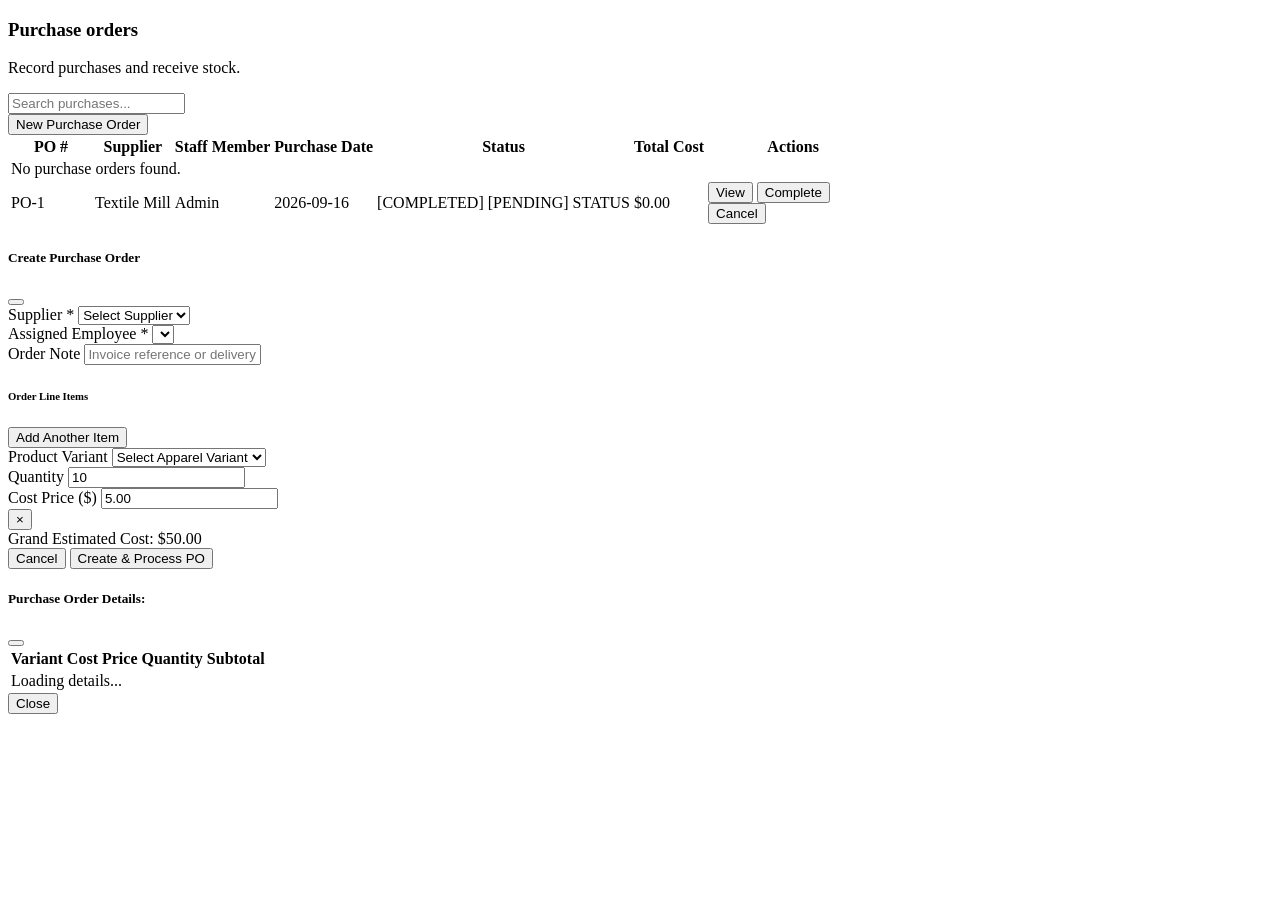
<file: src/main/resources/templates/purchase/list.html>
<!DOCTYPE html>
<html lang="en" xmlns:th="http://www.thymeleaf.org">
<head th:replace="~{fragments/nav :: head('Purchases')}"></head>
<body>
<div class="app-wrapper">
    <aside th:replace="~{fragments/nav :: sidebar('purchases')}"></aside>

    <div class="main-wrapper">
        <header th:replace="~{fragments/nav :: topbar('Purchases', 'Purchase Orders')}"></header>

        <main class="content-body">
            <div class="d-flex align-items-center justify-content-between mb-4 flex-wrap gap-3">
                <div>
                    <h3 class="fw-bold mb-1" style="color: var(--color-primary-navy);">Purchase orders</h3>
                    <p class="text-muted mb-0">Record purchases and receive stock.</p>
                </div>
                <div class="d-flex gap-2">
                    <div class="search-box">
                        
                        <input type="text" id="purchaseSearch" class="form-control" placeholder="Search purchases...">
                    </div>
                    <button class="btn btn-brand-primary" data-bs-toggle="modal" data-bs-target="#newPurchaseModal">
                         New Purchase Order
                    </button>
                </div>
            </div>

            <div class="card">
                <div class="table-responsive">
                    <table class="table-pro" id="purchasesTable">
                        <thead>
                        <tr>
                            <th style="width: 80px;">PO #</th>
                            <th>Supplier</th>
                            <th>Staff Member</th>
                            <th>Purchase Date</th>
                            <th>Status</th>
                            <th>Total Cost</th>
                            <th style="width: 170px;" class="text-end">Actions</th>
                        </tr>
                        </thead>
                        <tbody>
                        <tr th:if="${#lists.isEmpty(purchases)}">
                            <td colspan="7" class="text-center text-muted py-4">No purchase orders found.</td>
                        </tr>
                        <tr th:each="p : ${purchases}" th:id="'po-row-' + ${p['purchaseId']}">
                            <td class="fw-bold text-muted" th:text="'PO-' + ${p['purchaseId']}">PO-1</td>
                            <td class="fw-bold text-primary" th:text="${p['supplierName']}">Textile Mill</td>
                            <td th:text="${p['employeeName']}">Admin</td>
                            <td th:text="${p['purchaseDate']}">2026-09-16</td>
                            <td>
                                <span th:if="${p['status'] == 'COMPLETED'}" class="badge-status completed">[COMPLETED]</span>
                                <span th:if="${p['status'] == 'PENDING'}" class="badge-status pending" th:id="'po-status-' + ${p['purchaseId']}">[PENDING]</span>
                                <span th:if="${p['status'] != 'COMPLETED' and p['status'] != 'PENDING'}" class="badge-status inactive" th:text="${p['status']}">STATUS</span>
                            </td>
                            <td class="fw-bold" th:text="'$' + ${#numbers.formatDecimal(p['totalAmount'] ?: 0, 1, 2)}">$0.00</td>
                            <td class="text-end">
                                <div class="d-flex justify-content-end gap-1">
                                    <button class="btn btn-sm btn-outline-info"
                                            title="View Line Items"
                                            th:data-id="${p['purchaseId']}"
                                            onclick="viewPurchaseDetails(this.getAttribute('data-id'))">
                                         View
                                    </button>
                                    <button th:if="${p['status'] == 'PENDING'}"
                                            class="btn btn-sm btn-success"
                                            th:id="'po-complete-btn-' + ${p['purchaseId']}"
                                            th:data-id="${p['purchaseId']}"
                                            title="Complete purchase and receive stock"
                                            onclick="completePurchase(this.getAttribute('data-id'))">
                                         Complete
                                    </button>
                                    <button th:if="${p['status'] == 'PENDING'}"
                                            class="btn btn-sm btn-outline-danger"
                                            th:data-id="${p['purchaseId']}"
                                            title="Cancel pending purchase order"
                                            onclick="cancelPurchase(this.getAttribute('data-id'))">
                                         Cancel
                                    </button>
                                </div>
                            </td>
                        </tr>
                        </tbody>
                    </table>
                </div>
            </div>
        </main>
    </div>
</div>

<!-- New Purchase Order Modal -->
<div class="modal fade" id="newPurchaseModal" tabindex="-1" aria-hidden="true">
    <div class="modal-dialog modal-lg modal-dialog-centered">
        <div class="modal-content">
            <div class="modal-header-brand">
                <h5 class="modal-title">
                     Create Purchase Order
                </h5>
                <button type="button" class="btn-close" data-bs-dismiss="modal"></button>
            </div>
            <form id="newPurchaseForm" onsubmit="submitNewPurchase(event)">
                <div class="modal-body">
                    <!-- PO Header Info -->
                    <div class="row g-3 mb-3">
                        <div class="col-md-6">
                            <label class="form-label">Supplier <span class="text-danger">*</span></label>
                            <select class="form-select" id="poSupplierId" required>
                                <option value="">Select Supplier</option>
                                <option th:each="s : ${suppliers}" th:value="${s.supplierId}" th:text="${s.supplierName}"></option>
                            </select>
                        </div>
                        <div class="col-md-6">
                            <label class="form-label">Assigned Employee <span class="text-danger">*</span></label>
                            <select class="form-select" id="poEmployeeId" required>
                                <option th:each="emp : ${employees}" th:value="${emp.employeeId}" th:text="${emp.employeeName}"></option>
                            </select>
                        </div>
                        <div class="col-12">
                            <label class="form-label">Order Note</label>
                            <input type="text" class="form-control" id="poNote" placeholder="Invoice reference or delivery note...">
                        </div>
                    </div>

                    <!-- Line Items Header -->
                    <div class="d-flex align-items-center justify-content-between mb-2 mt-4">
                        <h6 class="fw-bold mb-0 text-dark">Order Line Items</h6>
                        <button type="button" class="btn btn-sm btn-brand-outline" onclick="addPurchaseRow()">
                             Add Another Item
                        </button>
                    </div>

                    <!-- Items Container -->
                    <div id="purchaseItemsContainer" class="border rounded p-3 bg-light">
                        <div class="row g-2 align-items-end mb-2 purchase-item-row" data-row-index="0">
                            <div class="col-md-5">
                                <label class="form-label small">Product Variant</label>
                                <select class="form-select form-select-sm po-variant-select" required onchange="onPoVariantChange(this)">
                                    <option value="">Select Apparel Variant</option>
                                </select>
                            </div>
                            <div class="col-md-3">
                                <label class="form-label small">Quantity</label>
                                <input type="number" min="1" class="form-control form-control-sm po-quantity-input" value="10" required onchange="calculatePoTotal()">
                            </div>
                            <div class="col-md-3">
                                <label class="form-label small">Cost Price ($)</label>
                                <input type="number" step="0.01" min="0" class="form-control form-control-sm po-cost-input" value="5.00" required onchange="calculatePoTotal()">
                            </div>
                            <div class="col-md-1 text-end">
                                <button type="button" class="btn btn-sm btn-icon-sm btn-outline-danger" onclick="removePurchaseRow(this)" title="Remove item" aria-label="Remove item">
                                    &times;
                                </button>
                            </div>
                        </div>
                    </div>

                    <!-- Total Cost Summary -->
                    <div class="d-flex justify-content-end align-items-center gap-3 mt-3">
                        <span class="fs-6 text-muted fw-bold">Grand Estimated Cost:</span>
                        <span class="fs-4 fw-bold text-primary" id="poTotalDisplay">$50.00</span>
                    </div>
                </div>
                <div class="modal-footer">
                    <button type="button" class="btn btn-sm btn-outline-secondary" data-bs-dismiss="modal">Cancel</button>
                    <button type="submit" class="btn btn-sm btn-brand-primary">
                         Create & Process PO
                    </button>
                </div>
            </form>
        </div>
    </div>
</div>

<!-- View Purchase Details Modal -->
<div class="modal fade" id="purchaseDetailsModal" tabindex="-1" aria-hidden="true">
    <div class="modal-dialog modal-lg modal-dialog-centered">
        <div class="modal-content">
            <div class="modal-header-brand">
                <h5 class="modal-title">
                     Purchase Order Details: <span id="viewPoNumber"></span>
                </h5>
                <button type="button" class="btn-close" data-bs-dismiss="modal"></button>
            </div>
            <div class="modal-body">
                <div class="table-responsive border rounded">
                    <table class="table align-middle mb-0">
                        <thead class="table-light">
                        <tr>
                            <th>Variant</th>
                            <th>Cost Price</th>
                            <th>Quantity</th>
                            <th class="text-end">Subtotal</th>
                        </tr>
                        </thead>
                        <tbody id="poDetailsTableBody">
                        <tr><td colspan="4" class="text-center text-muted py-3">Loading details...</td></tr>
                        </tbody>
                    </table>
                </div>
            </div>
            <div class="modal-footer">
                <button type="button" class="btn btn-sm btn-outline-secondary" data-bs-dismiss="modal">Close</button>
            </div>
        </div>
    </div>
</div>

<div th:replace="~{fragments/nav :: dbModal}"></div>
<div th:replace="~{fragments/nav :: scripts}"></div>

<script>
  let masterVariants = [];

  setupTableSearch('purchaseSearch', 'purchasesTable');

  async function loadMasterVariants() {
    try {
      masterVariants = await apiRequest('/api/variants');
      populateVariantSelects();
    } catch (e) {
      console.error('Failed to load variants', e);
    }
  }

  function getVariantOptionsHtml() {
    let html = '<option value="">Select Apparel Variant</option>';
    if (masterVariants && masterVariants.length) {
      masterVariants.forEach(v => {
        html += `<option value="${Number(v.variantId)}" data-cost="${Number(v.costPrice || 0)}">${escapeHtml(v.productName || 'Product')} - ${escapeHtml(v.sku)} (${escapeHtml(v.sizeName)}, ${escapeHtml(v.colorName)})</option>`;
      });
    }
    return html;
  }

  function populateVariantSelects() {
    const opts = getVariantOptionsHtml();
    document.querySelectorAll('.po-variant-select').forEach(sel => {
      const val = sel.value;
      sel.innerHTML = opts;
      if (val) sel.value = val;
    });
  }

  function onPoVariantChange(selectEl) {
    const selectedOption = selectEl.options[selectEl.selectedIndex];
    const cost = selectedOption.getAttribute('data-cost');
    const row = selectEl.closest('.purchase-item-row');
    if (cost && row) {
      const costInput = row.querySelector('.po-cost-input');
      if (costInput) costInput.value = Number(cost).toFixed(2);
    }
    calculatePoTotal();
  }

  function addPurchaseRow() {
    const container = document.getElementById('purchaseItemsContainer');
    const row = document.createElement('div');
    row.className = 'row g-2 align-items-end mb-2 purchase-item-row';

    row.innerHTML = `
      <div class="col-md-5">
        <label class="form-label small">Product Variant</label>
        <select class="form-select form-select-sm po-variant-select" required onchange="onPoVariantChange(this)">
          ${getVariantOptionsHtml()}
        </select>
      </div>
      <div class="col-md-3">
        <label class="form-label small">Quantity</label>
        <input type="number" min="1" class="form-control form-control-sm po-quantity-input" value="10" required onchange="calculatePoTotal()">
      </div>
      <div class="col-md-3">
        <label class="form-label small">Cost Price ($)</label>
        <input type="number" step="0.01" min="0" class="form-control form-control-sm po-cost-input" value="5.00" required onchange="calculatePoTotal()">
      </div>
      <div class="col-md-1 text-end">
        <button type="button" class="btn btn-sm btn-icon-sm btn-outline-danger" onclick="removePurchaseRow(this)" title="Remove item" aria-label="Remove item">
          &times;
        </button>
      </div>
    `;
    container.appendChild(row);
    calculatePoTotal();
  }

  function removePurchaseRow(btn) {
    const rows = document.querySelectorAll('.purchase-item-row');
    if (rows.length <= 1) {
      showToast('A purchase order must have at least one line item.', 'warning');
      return;
    }
    btn.closest('.purchase-item-row').remove();
    calculatePoTotal();
  }

  function calculatePoTotal() {
    let grandTotal = 0;
    document.querySelectorAll('.purchase-item-row').forEach(row => {
      const qty = parseFloat(row.querySelector('.po-quantity-input').value) || 0;
      const cost = parseFloat(row.querySelector('.po-cost-input').value) || 0;
      grandTotal += (qty * cost);
    });
    document.getElementById('poTotalDisplay').textContent = '$' + grandTotal.toFixed(2);
  }

  async function submitNewPurchase(e) {
    e.preventDefault();
    const supplierId = document.getElementById('poSupplierId').value;
    const employeeId = document.getElementById('poEmployeeId').value;
    const note = document.getElementById('poNote').value.trim();

    const items = Array.from(document.querySelectorAll('.purchase-item-row')).map(row => {
      const variantId = row.querySelector('.po-variant-select').value;
      const quantity = Number(row.querySelector('.po-quantity-input').value);
      const costPrice = Number(row.querySelector('.po-cost-input').value);
      return { variantId, quantity, costPrice };
    });

    if (!items.length || items.some(item => !item.variantId || !Number.isInteger(item.quantity) ||
        item.quantity <= 0 || !Number.isFinite(item.costPrice) || item.costPrice < 0)) {
      showToast('Check every purchase item, quantity, and cost.', 'warning');
      return;
    }

    const variantIds = items.map(item => item.variantId);
    if (new Set(variantIds).size !== variantIds.length) {
      showToast('Each product variant may appear only once in a purchase order.', 'warning');
      return;
    }

    try {
      await apiRequest('/api/purchases', 'POST', { supplierId, employeeId, note, items });
      showToast('Purchase Order created and inventory received successfully!', 'success');
      bootstrap.Modal.getInstance(document.getElementById('newPurchaseModal')).hide();
      setTimeout(() => window.location.reload(), 600);
    } catch (err) {
      showToast(err.message, 'error');
    }
  }

  async function completePurchase(id) {
    if (!confirm(`Complete purchase #${id} and receive stock?`)) return;

    try {
      await apiRequest(`/api/purchases/${id}/complete`, 'POST');
      showToast(`PO #${id} completed and stock added!`, 'success');
      const statusEl = document.getElementById('po-status-' + id);
      if (statusEl) {
        statusEl.className = 'badge-status completed';
        statusEl.textContent = '[COMPLETED]';
      }
      const completeBtn = document.getElementById('po-complete-btn-' + id);
      if (completeBtn) completeBtn.remove();
    } catch (err) {
      showToast(err.message, 'error');
    }
  }

  async function cancelPurchase(id) {
    const reason = prompt(`Why is purchase order #${id} being cancelled?`);
    if (reason === null) return;
    if (!reason.trim()) {
      showToast('A cancellation reason is required.', 'warning');
      return;
    }
    try {
      await apiRequest(`/api/purchases/${id}/cancel?reason=${encodeURIComponent(reason.trim())}`, 'POST');
      showToast(`Purchase order #${id} cancelled.`, 'success');
      setTimeout(() => window.location.reload(), 400);
    } catch (err) {
      showToast(err.message, 'error');
    }
  }

  async function viewPurchaseDetails(id) {
    document.getElementById('viewPoNumber').textContent = `PO-${id}`;
    const tbody = document.getElementById('poDetailsTableBody');
    tbody.innerHTML = '<tr><td colspan="4" class="text-center text-muted py-3">Loading details...</td></tr>';

    const modal = new bootstrap.Modal(document.getElementById('purchaseDetailsModal'));
    modal.show();

    try {
      const details = await apiRequest(`/api/purchases/${id}/details`);
      if (!details || details.length === 0) {
        tbody.innerHTML = '<tr><td colspan="4" class="text-center text-muted py-3">No line items recorded for this purchase order.</td></tr>';
        return;
      }

      tbody.innerHTML = details.map(d => `
        <tr>
          <td>
            <div class="fw-bold">${escapeHtml(d.variant?.product?.productName || 'Apparel')}</div>
            <div class="small text-muted">${escapeHtml(d.variant?.sku)}</div>
          </td>
          <td>$${Number(d.costPrice || 0).toFixed(2)}</td>
          <td><span class="badge bg-light text-dark border px-2">${d.quantity}</span></td>
          <td class="text-end fw-bold text-primary">$${Number(d.subtotal || 0).toFixed(2)}</td>
        </tr>
      `).join('');
    } catch (err) {
      tbody.innerHTML = `<tr><td colspan="4" class="text-center text-danger py-3">${escapeHtml(err.message)}</td></tr>`;
    }
  }

  async function checkUrlParamsForReorder() {
    const params = new URLSearchParams(window.location.search);
    const reorderVariantId = params.get('reorderVariantId');
    if (!reorderVariantId) return;

    const qty = parseInt(params.get('qty')) || 25;
    const cost = parseFloat(params.get('cost')) || 0;

    const modalEl = document.getElementById('newPurchaseModal');
    if (!modalEl) return;

    const modal = new bootstrap.Modal(modalEl);
    modal.show();

    const firstRow = document.querySelector('.purchase-item-row');
    if (firstRow) {
      const select = firstRow.querySelector('.po-variant-select');
      const qtyInput = firstRow.querySelector('.po-quantity-input');
      const costInput = firstRow.querySelector('.po-cost-input');
      if (select) select.value = reorderVariantId;
      if (qtyInput) qtyInput.value = qty;
      if (costInput && cost > 0) costInput.value = Number(cost).toFixed(2);
      calculatePoTotal();
    }
  }

  document.addEventListener('DOMContentLoaded', async () => {
    await loadMasterVariants();
    checkUrlParamsForReorder();
  });
</script>
</body>
</html>
</file>
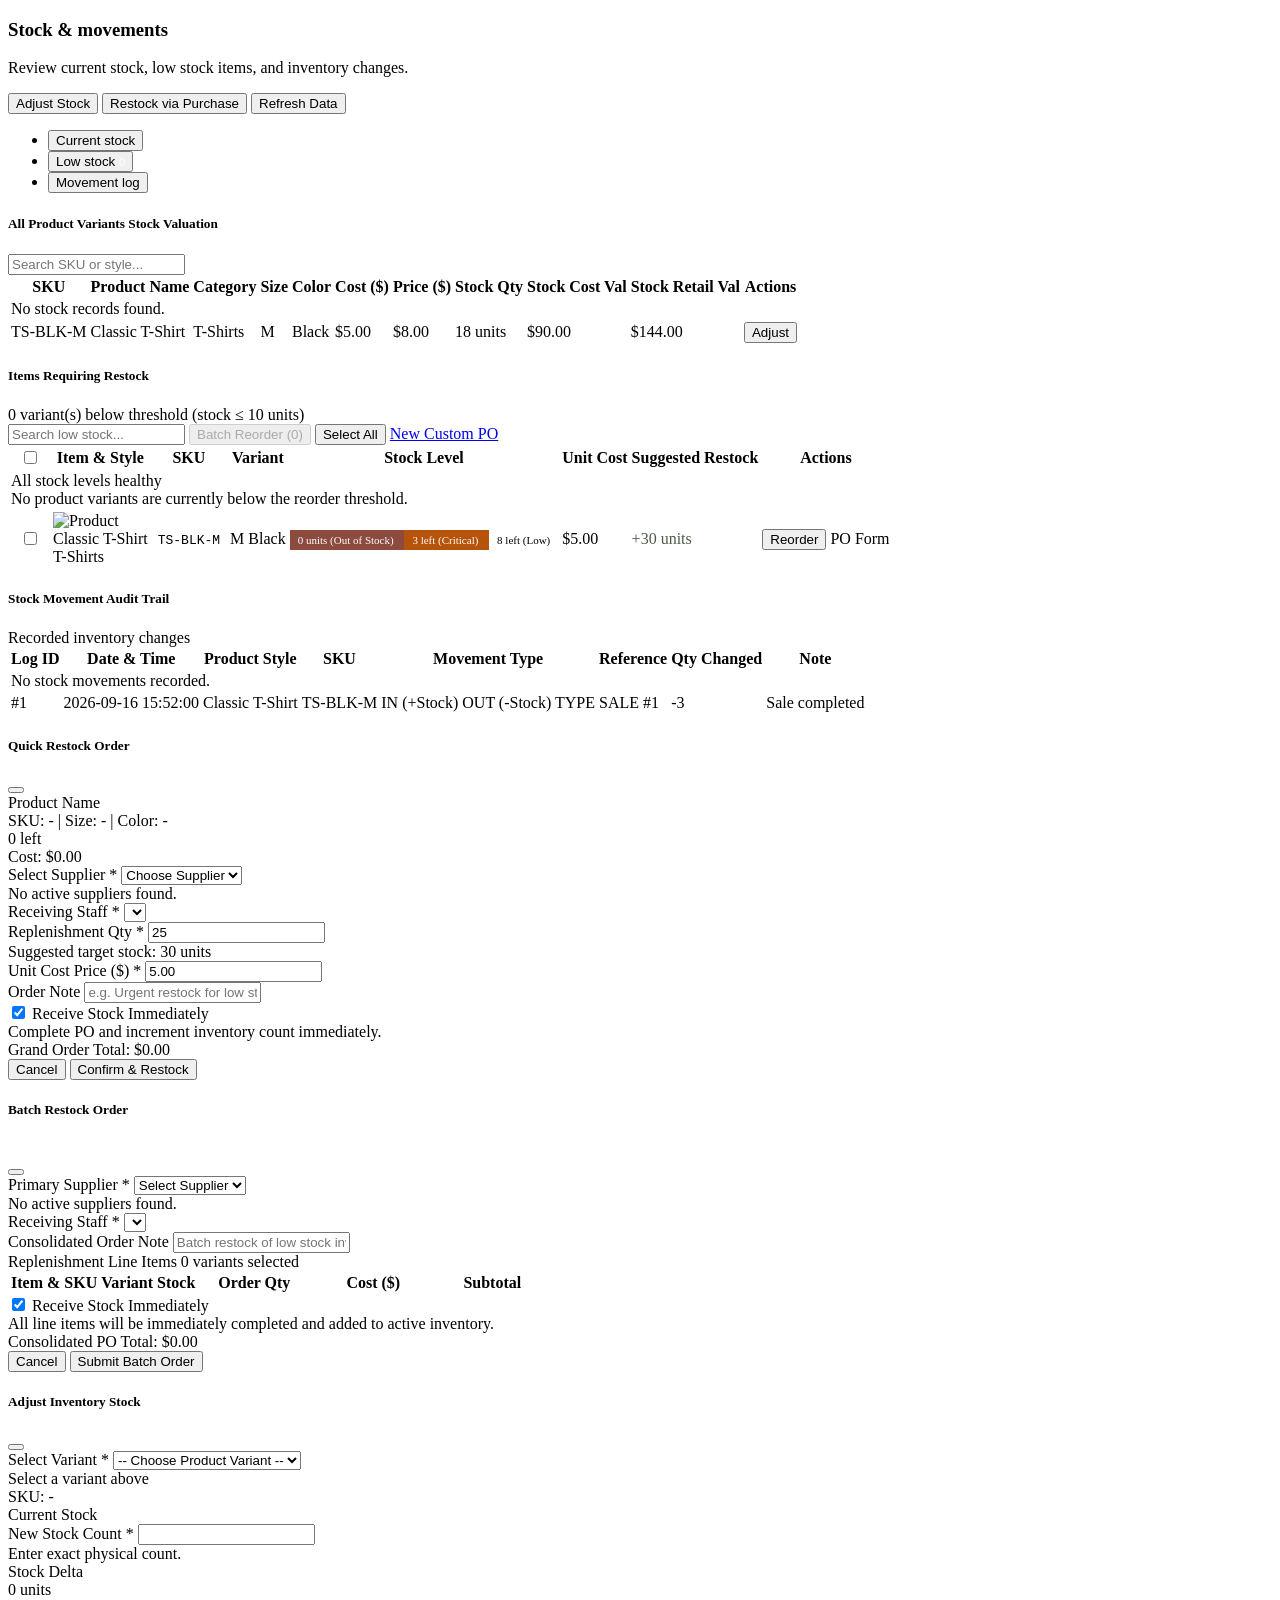
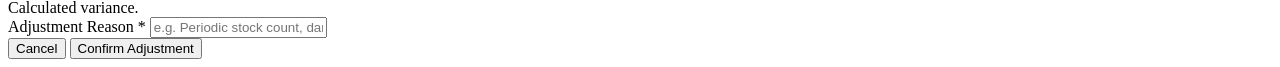
<file: src/main/resources/templates/stock/list.html>
<!DOCTYPE html>
<html lang="en" xmlns:th="http://www.thymeleaf.org">
<head th:replace="~{fragments/nav :: head('Stock')}"></head>
<body>
<div class="app-wrapper">
    <aside th:replace="~{fragments/nav :: sidebar('stock')}"></aside>

    <div class="main-wrapper">
        <header th:replace="~{fragments/nav :: topbar('Stock', 'Inventory & Movements')}"></header>

        <main class="content-body">
            <div class="d-flex align-items-center justify-content-between mb-4 flex-wrap gap-3">
                <div>
                    <h3 class="fw-bold mb-1" style="color: var(--color-primary-navy);">Stock & movements</h3>
                    <p class="text-muted mb-0">Review current stock, low stock items, and inventory changes.</p>
                </div>
                <div class="d-flex gap-2">
                    <button class="btn btn-brand-outline" onclick="openAdjustStockModal()">
                         Adjust Stock
                    </button>
                    <button class="btn btn-brand-primary" onclick="window.location.href='/purchases'">
                         Restock via Purchase
                    </button>
                    <button class="btn btn-brand-outline" onclick="window.location.reload()">
                         Refresh Data
                    </button>
                </div>
            </div>

            <!-- Tabs Navigation -->
            <ul class="nav nav-pills mb-4 gap-2" id="stockTabs" role="tablist">
                <li class="nav-item" role="presentation">
                    <button class="nav-link active fw-bold px-4 py-2" id="tab-inventory-btn" data-bs-toggle="pill" data-bs-target="#tab-inventory" type="button" role="tab">
                         Current stock
                    </button>
                </li>
                <li class="nav-item" role="presentation">
                    <button class="nav-link fw-bold px-4 py-2 text-danger d-flex align-items-center" id="tab-low-stock-btn" data-bs-toggle="pill" data-bs-target="#tab-low-stock" type="button" role="tab">
                         Low stock
                        <span th:if="${not #lists.isEmpty(lowStockList)}" class="badge ms-2" style="background:var(--bs-danger); color:#fff; font-size:11px;" th:text="${#lists.size(lowStockList)}">0</span>
                    </button>
                </li>
                <li class="nav-item" role="presentation">
                    <button class="nav-link fw-bold px-4 py-2" id="tab-movements-btn" data-bs-toggle="pill" data-bs-target="#tab-movements" type="button" role="tab">
                         Movement log
                    </button>
                </li>
            </ul>

            <div class="tab-content" id="stockTabContent">
                <!-- Tab 1: Current Stock -->
                <div class="tab-pane fade show active" id="tab-inventory" role="tabpanel">
                    <div class="card">
                        <div class="card-header-clean">
                            <h5 class="card-title-clean">All Product Variants Stock Valuation</h5>
                            <div class="search-box">
                                
                                <input type="text" id="stockSearch" class="form-control form-control-sm" placeholder="Search SKU or style...">
                            </div>
                        </div>
                        <div class="table-responsive">
                            <table class="table-pro" id="stockTable">
                                <thead>
                                <tr>
                                    <th>SKU</th>
                                    <th>Product Name</th>
                                    <th>Category</th>
                                    <th>Size</th>
                                    <th>Color</th>
                                    <th>Cost ($)</th>
                                    <th>Price ($)</th>
                                    <th>Stock Qty</th>
                                    <th>Stock Cost Val</th>
                                    <th>Stock Retail Val</th>
                                    <th class="text-end">Actions</th>
                                </tr>
                                </thead>
                                <tbody>
                                <tr th:if="${#lists.isEmpty(stockList)}">
                                    <td colspan="11" class="text-center text-muted py-4">No stock records found.</td>
                                </tr>
                                <tr th:each="row : ${stockList}">
                                    <td class="fw-bold" th:text="${row['SKU']}">TS-BLK-M</td>
                                    <td class="fw-semibold text-primary" th:text="${row['PRODUCT_NAME']}">Classic T-Shirt</td>
                                    <td><span class="badge bg-light text-dark border" th:text="${row['CATEGORY_NAME']}">T-Shirts</span></td>
                                    <td th:text="${row['SIZE_NAME']}">M</td>
                                    <td th:text="${row['COLOR_NAME']}">Black</td>
                                    <td th:text="'$' + ${#numbers.formatDecimal(row['COST_PRICE'] ?: 0, 1, 2)}">$5.00</td>
                                    <td class="fw-bold text-success" th:text="'$' + ${#numbers.formatDecimal(row['SALE_PRICE'] ?: 0, 1, 2)}">$8.00</td>
                                    <td>
                                        <span th:class="'badge ' + (${row['STOCK_QTY'] <= 10} ? 'bg-danger' : 'bg-success')"
                                              th:text="${row['STOCK_QTY']} + ' units'">18 units</span>
                                    </td>
                                    <td class="text-muted" th:text="'$' + ${#numbers.formatDecimal(row['STOCK_COST_VALUE'] ?: 0, 1, 2)}">$90.00</td>
                                    <td class="fw-bold text-primary" th:text="'$' + ${#numbers.formatDecimal(row['STOCK_SALE_VALUE'] ?: 0, 1, 2)}">$144.00</td>
                                    <td class="text-end">
                                        <button class="btn btn-sm btn-brand-outline py-0 px-2"
                                                type="button"
                                                th:data-variant-id="${row['VARIANT_ID']}"
                                                th:data-sku="${row['SKU']}"
                                                th:data-name="${row['PRODUCT_NAME']}"
                                                th:data-stock="${row['STOCK_QTY']}"
                                                onclick="openAdjustStockModal(this.dataset.variantId, this.dataset.sku, this.dataset.name, this.dataset.stock)">
                                            Adjust
                                        </button>
                                    </td>
                                </tr>
                                </tbody>
                            </table>
                        </div>
                    </div>
                </div>

                <!-- Tab 2: Low Stock Alerts -->
                <div class="tab-pane fade" id="tab-low-stock" role="tabpanel">
                    <div class="card">
                        <div class="card-header-clean flex-wrap gap-2">
                            <div>
                                <h5 class="card-title-clean text-danger mb-0">
                                    Items Requiring Restock
                                </h5>
                                <div class="small text-muted">
                                    <span th:text="${#lists.size(lowStockList)}">0</span> variant(s) below threshold (stock &le; 10 units)
                                </div>
                            </div>
                            <div class="d-flex align-items-center gap-2 flex-wrap">
                                <input type="text" id="lowStockSearch" class="form-control form-control-sm" placeholder="Search low stock..." style="max-width: 180px;">
                                <button type="button" id="btnBatchReorder" class="btn btn-sm btn-brand-primary" onclick="openBatchReorderModal()" disabled>
                                    Batch Reorder (<span id="selectedCount">0</span>)
                                </button>
                                <button type="button" class="btn btn-sm btn-brand-outline" onclick="selectAllLowStockRows()">
                                    Select All
                                </button>
                                <a href="/purchases" class="btn btn-sm btn-brand-outline">
                                    New Custom PO
                                </a>
                            </div>
                        </div>
                        <div class="table-responsive">
                            <table class="table-pro align-middle" id="lowStockTable">
                                <thead>
                                <tr>
                                    <th style="width: 38px; text-align: center;">
                                        <input type="checkbox" id="selectAllCheckbox" onchange="toggleSelectAll(this)" title="Select all items" aria-label="Select all items">
                                    </th>
                                    <th>Item & Style</th>
                                    <th>SKU</th>
                                    <th>Variant</th>
                                    <th>Stock Level</th>
                                    <th>Unit Cost</th>
                                    <th>Suggested Restock</th>
                                    <th class="text-end">Actions</th>
                                </tr>
                                </thead>
                                <tbody>
                                <tr th:if="${#lists.isEmpty(lowStockList)}">
                                    <td colspan="8" class="text-center text-success py-5">
                                        <div class="fw-bold fs-6">All stock levels healthy</div>
                                        <div class="text-muted small">No product variants are currently below the reorder threshold.</div>
                                    </td>
                                </tr>
                                <tr th:each="row : ${lowStockList}"
                                    class="low-stock-row"
                                    th:attr="data-variant-id=${row['VARIANT_ID']},
                                             data-sku=${row['SKU']},
                                             data-product-name=${row['PRODUCT_NAME']},
                                             data-category=${row['CATEGORY_NAME']},
                                             data-size=${row['SIZE_NAME']},
                                             data-color=${row['COLOR_NAME']},
                                             data-stock=${row['STOCK_QTY']},
                                             data-cost=${row['COST_PRICE'] ?: 0},
                                             data-sale=${row['SALE_PRICE'] ?: 0}">
                                    <td style="text-align: center;">
                                        <input type="checkbox" class="low-stock-cb" onchange="onRowCheckboxChange()">
                                    </td>
                                    <td>
                                        <div class="d-flex align-items-center gap-2">
                                            <div th:if="${row['IMAGE_URL'] != null and !#strings.isEmpty(row['IMAGE_URL'])}">
                                                <img th:src="${row['IMAGE_URL']}" alt="Product" class="rounded border" style="width: 36px; height: 36px; object-fit: cover;">
                                            </div>
                                            <div>
                                                <div class="fw-bold" style="color: var(--ink);" th:text="${row['PRODUCT_NAME']}">Classic T-Shirt</div>
                                                <div class="small text-muted" th:text="${row['CATEGORY_NAME'] ?: 'Apparel'}">T-Shirts</div>
                                            </div>
                                        </div>
                                    </td>
                                    <td>
                                        <code class="fw-bold" style="color: var(--ink); background: var(--soft); padding: 2px 6px; border-radius: 2px;" th:text="${row['SKU']}">TS-BLK-M</code>
                                    </td>
                                    <td>
                                        <span class="badge border" style="background: var(--paper); color: var(--ink); border-color: var(--line) !important;" th:text="${row['SIZE_NAME']}">M</span>
                                        <span class="badge border ms-1" style="background: var(--paper); color: var(--ink); border-color: var(--line) !important;" th:text="${row['COLOR_NAME']}">Black</span>
                                    </td>
                                    <td>
                                        <span th:if="${row['STOCK_QTY'] == 0}" class="badge" style="background: #8d4b40; color: #fff; font-size: 11px; padding: 4px 8px;">
                                            0 units (Out of Stock)
                                        </span>
                                        <span th:if="${row['STOCK_QTY'] > 0 and row['STOCK_QTY'] <= 5}" class="badge" style="background: #b45309; color: #fff; font-size: 11px; padding: 4px 8px;" th:text="${row['STOCK_QTY']} + ' left (Critical)'">
                                            3 left (Critical)
                                        </span>
                                        <span th:if="${row['STOCK_QTY'] > 5}" class="badge" style="background: var(--soft); color: var(--ink); border: 1px solid var(--line); font-size: 11px; padding: 4px 8px;" th:text="${row['STOCK_QTY']} + ' left (Low)'">
                                            8 left (Low)
                                        </span>
                                    </td>
                                    <td class="text-muted" th:text="'$' + ${#numbers.formatDecimal(row['COST_PRICE'] ?: 0, 1, 2)}">$5.00</td>
                                    <td>
                                        <span class="fw-bold" style="color: #4f5c46;"
                                              th:with="suggestedQty=${(row['STOCK_QTY'] == null || row['STOCK_QTY'] < 10) ? (30 - (row['STOCK_QTY'] ?: 0)) : 20}"
                                              th:text="'+' + ${suggestedQty} + ' units'">
                                            +30 units
                                        </span>
                                    </td>
                                    <td class="text-end">
                                        <div class="d-inline-flex gap-1">
                                            <button type="button" class="btn btn-sm btn-brand-primary" onclick="triggerRowQuickReorder(this)">
                                                Reorder
                                            </button>
                                            <a th:href="@{/purchases(reorderVariantId=${row['VARIANT_ID']},qty=${(row['STOCK_QTY'] == null || row['STOCK_QTY'] < 10) ? (30 - (row['STOCK_QTY'] ?: 0)) : 20},cost=${row['COST_PRICE'] ?: 0})}"
                                               class="btn btn-sm btn-brand-outline" title="Open full PO editor">
                                                PO Form
                                            </a>
                                        </div>
                                    </td>
                                </tr>
                                </tbody>
                            </table>
                        </div>
                    </div>
                </div>

                <!-- Tab 3: Stock Movement Log -->
                <div class="tab-pane fade" id="tab-movements" role="tabpanel">
                    <div class="card">
                        <div class="card-header-clean">
                            <h5 class="card-title-clean">
                                
                                Stock Movement Audit Trail
                            </h5>
                            <span class="small text-muted">Recorded inventory changes</span>
                        </div>
                        <div class="table-responsive">
                            <table class="table-pro">
                                <thead>
                                <tr>
                                    <th>Log ID</th>
                                    <th>Date & Time</th>
                                    <th>Product Style</th>
                                    <th>SKU</th>
                                    <th>Movement Type</th>
                                    <th>Reference</th>
                                    <th>Qty Changed</th>
                                    <th>Note</th>
                                </tr>
                                </thead>
                                <tbody>
                                <tr th:if="${#lists.isEmpty(movementList)}">
                                    <td colspan="8" class="text-center text-muted py-4">No stock movements recorded.</td>
                                </tr>
                                <tr th:each="m : ${movementList}">
                                    <td class="fw-bold text-muted" th:text="'#' + ${m['MOVEMENT_ID']}">#1</td>
                                    <td class="small" th:text="${m['MOVEMENT_DATE']}">2026-09-16 15:52:00</td>
                                    <td class="fw-semibold" th:text="${m['PRODUCT_NAME']}">Classic T-Shirt</td>
                                    <td class="text-muted" th:text="${m['SKU']}">TS-BLK-M</td>
                                    <td>
                                        <span th:if="${m['MOVEMENT_TYPE'] == 'IN'}" class="badge bg-success">IN (+Stock)</span>
                                        <span th:if="${m['MOVEMENT_TYPE'] == 'OUT'}" class="badge bg-danger">OUT (-Stock)</span>
                                        <span th:if="${m['MOVEMENT_TYPE'] != 'IN' and m['MOVEMENT_TYPE'] != 'OUT'}" class="badge bg-secondary" th:text="${m['MOVEMENT_TYPE']}">TYPE</span>
                                    </td>
                                    <td>
                                        <span class="badge bg-light text-dark border" th:text="${m['REFERENCE_TYPE'] + ' #' + (m['REFERENCE_ID'] ?: '-')}">SALE #1</span>
                                    </td>
                                    <td>
                                        <span class="fw-bold" th:text="${m['SIGNED_QUANTITY'] != null and m['SIGNED_QUANTITY'] > 0 ? '+' + m['SIGNED_QUANTITY'] : m['SIGNED_QUANTITY']}">-3</span>
                                    </td>
                                    <td class="small text-muted" th:text="${m['NOTE'] ?: 'Auto log'}">Sale completed</td>
                                </tr>
                                </tbody>
                            </table>
                        </div>
                    </div>
                </div>
            </div>
        </main>
    </div>
</div>

<!-- Quick Reorder Modal -->
<div class="modal fade" id="quickReorderModal" tabindex="-1" aria-labelledby="quickReorderModalLabel" aria-hidden="true">
    <div class="modal-dialog modal-dialog-centered">
        <div class="modal-content">
            <div class="modal-header-brand">
                <h5 class="modal-title" id="quickReorderModalLabel">Quick Restock Order</h5>
                <button type="button" class="btn-close" data-bs-dismiss="modal" aria-label="Close"></button>
            </div>
            <form id="quickReorderForm" onsubmit="submitQuickReorder(event)">
                <div class="modal-body">
                    <!-- Variant preview card -->
                    <div class="p-3 mb-3 border rounded" style="background: var(--soft); border-color: var(--line) !important;">
                        <div class="d-flex justify-content-between align-items-start gap-2">
                            <div>
                                <div class="fw-bold fs-6" id="qrProductName" style="color: var(--ink);">Product Name</div>
                                <div class="small text-muted mt-1" id="qrProductMeta">SKU: - | Size: - | Color: -</div>
                            </div>
                            <div class="text-end">
                                <span id="qrStockBadge" class="badge bg-danger">0 left</span>
                                <div class="small text-muted mt-1">Cost: $<span id="qrUnitCostText">0.00</span></div>
                            </div>
                        </div>
                    </div>

                    <input type="hidden" id="qrVariantId">

                    <div class="row g-3">
                        <div class="col-md-6">
                            <label class="form-label">Select Supplier <span class="text-danger">*</span></label>
                            <select class="form-select form-select-sm" id="qrSupplierId" required>
                                <option value="">Choose Supplier</option>
                                <option th:each="sup : ${suppliers}" th:value="${sup.supplierId}" th:text="${sup.supplierName}"></option>
                            </select>
                            <div th:if="${#lists.isEmpty(suppliers)}" class="small text-danger mt-1">
                                No active suppliers found.
                            </div>
                        </div>
                        <div class="col-md-6">
                            <label class="form-label">Receiving Staff <span class="text-danger">*</span></label>
                            <select class="form-select form-select-sm" id="qrEmployeeId" required>
                                <option th:each="emp : ${employees}" th:value="${emp.employeeId}" th:text="${emp.employeeName}"
                                        th:selected="${currentEmployeeId != null and currentEmployeeId == emp.employeeId}"></option>
                            </select>
                        </div>
                        <div class="col-md-6">
                            <label class="form-label">Replenishment Qty <span class="text-danger">*</span></label>
                            <input type="number" min="1" class="form-control form-control-sm" id="qrQuantity" value="25" required oninput="calculateQuickTotal()">
                            <div class="form-text small text-muted">Suggested target stock: 30 units</div>
                        </div>
                        <div class="col-md-6">
                            <label class="form-label">Unit Cost Price ($) <span class="text-danger">*</span></label>
                            <input type="number" step="0.01" min="0" class="form-control form-control-sm" id="qrCostPrice" value="5.00" required oninput="calculateQuickTotal()">
                        </div>
                        <div class="col-12">
                            <label class="form-label">Order Note</label>
                            <input type="text" class="form-control form-control-sm" id="qrNote" placeholder="e.g. Urgent restock for low stock alert">
                        </div>
                    </div>

                    <!-- Instant Receipt Toggle -->
                    <div class="form-check form-switch mt-3 p-2 ps-5 border rounded" style="background: var(--ground); border-color: var(--line) !important;">
                        <input class="form-check-input" type="checkbox" id="qrReceiveImmediately" checked>
                        <label class="form-check-label fw-semibold" for="qrReceiveImmediately">
                            Receive Stock Immediately
                        </label>
                        <div class="small text-muted">Complete PO and increment inventory count immediately.</div>
                    </div>

                    <!-- Total cost -->
                    <div class="d-flex justify-content-between align-items-center mt-3 pt-3 border-top">
                        <span class="text-muted fw-bold">Grand Order Total:</span>
                        <span class="fs-5 fw-bold text-primary" id="qrTotalDisplay">$0.00</span>
                    </div>
                </div>
                <div class="modal-footer">
                    <button type="button" class="btn btn-sm btn-brand-outline" data-bs-dismiss="modal">Cancel</button>
                    <button type="submit" id="qrSubmitBtn" class="btn btn-sm btn-brand-primary" th:disabled="${#lists.isEmpty(suppliers)}">
                        Confirm & Restock
                    </button>
                </div>
            </form>
        </div>
    </div>
</div>

<!-- Batch Reorder Modal -->
<div class="modal fade" id="batchReorderModal" tabindex="-1" aria-labelledby="batchReorderModalLabel" aria-hidden="true">
    <div class="modal-dialog modal-lg modal-dialog-centered">
        <div class="modal-content">
            <div class="modal-header-brand">
                <div class="d-flex align-items-center gap-2">
                    <h5 class="modal-title" id="batchReorderModalLabel">Batch Restock Order</h5>
                    <span class="badge" style="background: var(--ink); color: #fff;" id="batchItemsBadge">0 Items</span>
                </div>
                <button type="button" class="btn-close" data-bs-dismiss="modal" aria-label="Close"></button>
            </div>
            <form id="batchReorderForm" onsubmit="submitBatchReorder(event)">
                <div class="modal-body">
                    <div class="row g-3 mb-3">
                        <div class="col-md-6">
                            <label class="form-label">Primary Supplier <span class="text-danger">*</span></label>
                            <select class="form-select form-select-sm" id="batchSupplierId" required>
                                <option value="">Select Supplier</option>
                                <option th:each="sup : ${suppliers}" th:value="${sup.supplierId}" th:text="${sup.supplierName}"></option>
                            </select>
                            <div th:if="${#lists.isEmpty(suppliers)}" class="small text-danger mt-1">
                                No active suppliers found.
                            </div>
                        </div>
                        <div class="col-md-6">
                            <label class="form-label">Receiving Staff <span class="text-danger">*</span></label>
                            <select class="form-select form-select-sm" id="batchEmployeeId" required>
                                <option th:each="emp : ${employees}" th:value="${emp.employeeId}" th:text="${emp.employeeName}"
                                        th:selected="${currentEmployeeId != null and currentEmployeeId == emp.employeeId}"></option>
                            </select>
                        </div>
                        <div class="col-12">
                            <label class="form-label">Consolidated Order Note</label>
                            <input type="text" class="form-control form-control-sm" id="batchNote" placeholder="Batch restock of low stock inventory">
                        </div>
                    </div>

                    <div class="d-flex justify-content-between align-items-center mb-2">
                        <span class="small fw-bold text-muted text-uppercase">Replenishment Line Items</span>
                        <span class="small text-muted" id="batchItemsCountText">0 variants selected</span>
                    </div>

                    <div class="table-responsive border rounded" style="max-height: 280px; overflow-y: auto;">
                        <table class="table table-sm table-hover align-middle mb-0">
                            <thead style="background: var(--soft); position: sticky; top: 0; z-index: 2;">
                            <tr>
                                <th>Item & SKU</th>
                                <th>Variant</th>
                                <th>Stock</th>
                                <th style="width: 110px;">Order Qty</th>
                                <th style="width: 120px;">Cost ($)</th>
                                <th class="text-end" style="width: 110px;">Subtotal</th>
                                <th style="width: 40px;"></th>
                            </tr>
                            </thead>
                            <tbody id="batchTableBody">
                            <!-- Injected dynamically via JS -->
                            </tbody>
                        </table>
                    </div>

                    <!-- Instant Receipt Toggle -->
                    <div class="form-check form-switch mt-3 p-2 ps-5 border rounded" style="background: var(--ground); border-color: var(--line) !important;">
                        <input class="form-check-input" type="checkbox" id="batchReceiveImmediately" checked>
                        <label class="form-check-label fw-semibold" for="batchReceiveImmediately">
                            Receive Stock Immediately
                        </label>
                        <div class="small text-muted">All line items will be immediately completed and added to active inventory.</div>
                    </div>

                    <!-- Total cost -->
                    <div class="d-flex justify-content-between align-items-center mt-3 pt-3 border-top">
                        <span class="text-muted fw-bold">Consolidated PO Total:</span>
                        <span class="fs-4 fw-bold text-primary" id="batchTotalDisplay">$0.00</span>
                    </div>
                </div>
                <div class="modal-footer">
                    <button type="button" class="btn btn-sm btn-brand-outline" data-bs-dismiss="modal">Cancel</button>
                    <button type="submit" id="batchSubmitBtn" class="btn btn-sm btn-brand-primary" th:disabled="${#lists.isEmpty(suppliers)}">
                        Submit Batch Order
                    </button>
                </div>
            </form>
        </div>
    </div>
</div>

<!-- Stock Adjustment Modal -->
<div class="modal fade" id="adjustStockModal" tabindex="-1" aria-labelledby="adjustStockModalLabel" aria-hidden="true">
    <div class="modal-dialog modal-dialog-centered">
        <div class="modal-content">
            <div class="modal-header-brand">
                <h5 class="modal-title" id="adjustStockModalLabel">Adjust Inventory Stock</h5>
                <button type="button" class="btn-close" data-bs-dismiss="modal" aria-label="Close"></button>
            </div>
            <form id="adjustStockForm" onsubmit="submitStockAdjustment(event)">
                <div class="modal-body">
                    <!-- Variant selection -->
                    <div class="mb-3">
                        <label class="form-label">Select Variant <span class="text-danger">*</span></label>
                        <select class="form-select form-select-sm" id="adjVariantSelect" required onchange="onAdjustVariantChanged()">
                            <option value="">-- Choose Product Variant --</option>
                            <option th:each="row : ${stockList}"
                                    th:value="${row['VARIANT_ID']}"
                                    th:data-sku="${row['SKU']}"
                                    th:data-name="${row['PRODUCT_NAME']}"
                                    th:data-stock="${row['STOCK_QTY']}"
                                    th:text="${row['PRODUCT_NAME'] + ' (' + row['SKU'] + ') - Current: ' + row['STOCK_QTY'] + ' units'}"></option>
                        </select>
                    </div>

                    <!-- Current stock info banner -->
                    <div class="p-3 mb-3 border rounded" style="background: var(--soft); border-color: var(--line) !important;">
                        <div class="d-flex justify-content-between align-items-center">
                            <div>
                                <div class="fw-bold" id="adjVariantName" style="color: var(--ink);">Select a variant above</div>
                                <div class="small text-muted" id="adjVariantSku">SKU: -</div>
                            </div>
                            <div class="text-end">
                                <span class="text-muted small d-block">Current Stock</span>
                                <span class="badge" id="adjCurrentStockBadge" style="background: var(--ink); color: #fff; font-size: 13px;">-</span>
                            </div>
                        </div>
                    </div>

                    <div class="row g-3">
                        <div class="col-md-6">
                            <label class="form-label">New Stock Count <span class="text-danger">*</span></label>
                            <input type="number" min="0" class="form-control form-control-sm" id="adjNewQuantity" required oninput="updateAdjustDelta()">
                            <div class="form-text small text-muted">Enter exact physical count.</div>
                        </div>
                        <div class="col-md-6">
                            <label class="form-label">Stock Delta</label>
                            <div class="form-control form-control-sm bg-light fw-bold" id="adjDeltaDisplay">0 units</div>
                            <div class="form-text small text-muted">Calculated variance.</div>
                        </div>
                        <div class="col-12">
                            <label class="form-label">Adjustment Reason <span class="text-danger">*</span></label>
                            <input type="text" class="form-control form-control-sm" id="adjReason" placeholder="e.g. Periodic stock count, damaged item, discrepancy" required maxlength="255">
                        </div>
                    </div>
                </div>
                <div class="modal-footer">
                    <button type="button" class="btn btn-sm btn-brand-outline" data-bs-dismiss="modal">Cancel</button>
                    <button type="submit" id="adjSubmitBtn" class="btn btn-sm btn-brand-primary">
                        Confirm Adjustment
                    </button>
                </div>
            </form>
        </div>
    </div>
</div>

<div th:replace="~{fragments/nav :: dbModal}"></div>
<div th:replace="~{fragments/nav :: scripts}"></div>

<script>
  setupTableSearch('stockSearch', 'stockTable');
  setupTableSearch('lowStockSearch', 'lowStockTable');

  document.addEventListener('DOMContentLoaded', () => {
    const hash = window.location.hash;
    const params = new URLSearchParams(window.location.search);
    if (hash === '#tab-low-stock' || params.get('tab') === 'low-stock') {
      const lowStockBtn = document.getElementById('tab-low-stock-btn');
      if (lowStockBtn) {
        bootstrap.Tab.getOrCreateInstance(lowStockBtn).show();
      }
    }
  });

  function toggleSelectAll(masterCb) {
    const checkboxes = document.querySelectorAll('.low-stock-cb');
    checkboxes.forEach(cb => {
      cb.checked = masterCb.checked;
    });
    updateBatchButtonState();
  }

  function selectAllLowStockRows() {
    const masterCb = document.getElementById('selectAllCheckbox');
    if (masterCb) masterCb.checked = true;
    const checkboxes = document.querySelectorAll('.low-stock-cb');
    checkboxes.forEach(cb => {
      cb.checked = true;
    });
    updateBatchButtonState();
  }

  function onRowCheckboxChange() {
    const checkboxes = document.querySelectorAll('.low-stock-cb');
    const checked = document.querySelectorAll('.low-stock-cb:checked');
    const masterCb = document.getElementById('selectAllCheckbox');
    if (masterCb) {
      masterCb.checked = checkboxes.length > 0 && checked.length === checkboxes.length;
    }
    updateBatchButtonState();
  }

  function updateBatchButtonState() {
    const checked = document.querySelectorAll('.low-stock-cb:checked');
    const btn = document.getElementById('btnBatchReorder');
    const countEl = document.getElementById('selectedCount');
    if (countEl) countEl.textContent = checked.length;
    if (btn) btn.disabled = (checked.length === 0);
  }

  function triggerRowQuickReorder(btn) {
    const row = btn.closest('.low-stock-row');
    if (!row) return;
    const variantId = row.getAttribute('data-variant-id');
    const sku = row.getAttribute('data-sku');
    const productName = row.getAttribute('data-product-name');
    const category = row.getAttribute('data-category');
    const size = row.getAttribute('data-size');
    const color = row.getAttribute('data-color');
    const stock = parseInt(row.getAttribute('data-stock')) || 0;
    const cost = parseFloat(row.getAttribute('data-cost')) || 0;
    openQuickReorderModal(variantId, sku, productName, category, size, color, stock, cost);
  }

  function openQuickReorderModal(variantId, sku, productName, category, size, color, stock, cost) {
    document.getElementById('qrVariantId').value = variantId;
    document.getElementById('qrProductName').textContent = productName;
    document.getElementById('qrProductMeta').textContent = `SKU: ${sku} | Size: ${size} | Color: ${color} | Cat: ${category || 'Apparel'}`;
    
    const stockBadge = document.getElementById('qrStockBadge');
    if (stock === 0) {
      stockBadge.className = 'badge bg-danger';
      stockBadge.textContent = '0 left (Out of Stock)';
    } else if (stock <= 5) {
      stockBadge.className = 'badge';
      stockBadge.style.background = '#b45309';
      stockBadge.style.color = '#fff';
      stockBadge.textContent = `${stock} left (Critical)`;
    } else {
      stockBadge.className = 'badge';
      stockBadge.style.background = 'var(--soft)';
      stockBadge.style.color = 'var(--ink)';
      stockBadge.textContent = `${stock} left (Low)`;
    }

    document.getElementById('qrUnitCostText').textContent = Number(cost).toFixed(2);
    document.getElementById('qrCostPrice').value = Number(cost).toFixed(2);
    
    const suggested = Math.max(20, 30 - stock);
    document.getElementById('qrQuantity').value = suggested;
    document.getElementById('qrNote').value = `Restock: ${sku} (${productName})`;
    document.getElementById('qrReceiveImmediately').checked = true;

    calculateQuickTotal();

    const modal = new bootstrap.Modal(document.getElementById('quickReorderModal'));
    modal.show();
  }

  function calculateQuickTotal() {
    const qty = parseFloat(document.getElementById('qrQuantity').value) || 0;
    const cost = parseFloat(document.getElementById('qrCostPrice').value) || 0;
    const total = qty * cost;
    document.getElementById('qrTotalDisplay').textContent = '$' + total.toFixed(2);
  }

  async function submitQuickReorder(e) {
    e.preventDefault();
    const btn = document.getElementById('qrSubmitBtn');
    const variantId = Number(document.getElementById('qrVariantId').value);
    const supplierId = Number(document.getElementById('qrSupplierId').value);
    const employeeId = Number(document.getElementById('qrEmployeeId').value);
    const quantity = Number(document.getElementById('qrQuantity').value);
    const costPrice = Number(document.getElementById('qrCostPrice').value);
    const note = document.getElementById('qrNote').value.trim();
    const receiveImmediately = document.getElementById('qrReceiveImmediately').checked;

    if (!supplierId || !employeeId || !quantity || quantity <= 0 || costPrice < 0) {
      showToast('Please check all required fields.', 'warning');
      return;
    }

    btn.disabled = true;
    const originalText = btn.textContent;
    btn.textContent = 'Processing...';

    try {
      const payload = {
        supplierId,
        employeeId,
        note: note || `Restock variant #${variantId}`,
        receiveImmediately,
        items: [{ variantId, quantity, costPrice }]
      };

      const res = await apiRequest('/api/purchases', 'POST', payload);
      const modalEl = document.getElementById('quickReorderModal');
      const modal = bootstrap.Modal.getInstance(modalEl);
      if (modal) modal.hide();

      if (receiveImmediately) {
        showToast(`Stock replenished successfully! PO #${res.purchaseId} completed (+${quantity} units).`, 'success');
      } else {
        showToast(`Purchase Order #${res.purchaseId} created in Pending status.`, 'success');
      }

      setTimeout(() => {
        window.location.hash = '#tab-low-stock';
        window.location.reload();
      }, 800);
    } catch (err) {
      showToast(err.message || 'Failed to reorder inventory', 'error');
    } finally {
      btn.disabled = false;
      btn.textContent = originalText;
    }
  }

  function openBatchReorderModal() {
    const checkedRows = Array.from(document.querySelectorAll('.low-stock-row')).filter(r => {
      const cb = r.querySelector('.low-stock-cb');
      return cb && cb.checked;
    });

    if (!checkedRows.length) {
      showToast('Please select at least one item to reorder.', 'warning');
      return;
    }

    const tbody = document.getElementById('batchTableBody');
    tbody.innerHTML = '';

    checkedRows.forEach(row => {
      const variantId = row.getAttribute('data-variant-id');
      const sku = row.getAttribute('data-sku');
      const productName = row.getAttribute('data-product-name');
      const size = row.getAttribute('data-size');
      const color = row.getAttribute('data-color');
      const stock = parseInt(row.getAttribute('data-stock')) || 0;
      const cost = parseFloat(row.getAttribute('data-cost')) || 0;
      const suggested = Math.max(20, 30 - stock);

      const tr = document.createElement('tr');
      tr.setAttribute('data-variant-id', variantId);
      tr.innerHTML = `
        <td>
          <div class="fw-bold text-truncate" style="max-width: 180px;">${escapeHtml(productName)}</div>
          <code class="small text-muted">${escapeHtml(sku)}</code>
        </td>
        <td><span class="badge bg-light text-dark border">${escapeHtml(size)} / ${escapeHtml(color)}</span></td>
        <td><span class="badge ${stock === 0 ? 'bg-danger' : 'bg-warning text-dark'}">${stock} left</span></td>
        <td>
          <input type="number" min="1" class="form-control form-control-sm batch-qty-input" value="${suggested}" required oninput="calculateBatchTotal()">
        </td>
        <td>
          <input type="number" step="0.01" min="0" class="form-control form-control-sm batch-cost-input" value="${cost.toFixed(2)}" required oninput="calculateBatchTotal()">
        </td>
        <td class="text-end fw-bold text-primary batch-row-subtotal">$0.00</td>
        <td class="text-end">
          <button type="button" class="btn btn-sm btn-icon-sm btn-outline-danger" onclick="removeBatchRow(this, '${variantId}')" title="Remove" aria-label="Remove">&times;</button>
        </td>
      `;
      tbody.appendChild(tr);
    });

    document.getElementById('batchItemsBadge').textContent = `${checkedRows.length} Items`;
    document.getElementById('batchItemsCountText').textContent = `${checkedRows.length} variants selected`;
    document.getElementById('batchNote').value = `Batch restock of ${checkedRows.length} low-stock apparel variants`;
    document.getElementById('batchReceiveImmediately').checked = true;

    calculateBatchTotal();

    const modal = new bootstrap.Modal(document.getElementById('batchReorderModal'));
    modal.show();
  }

  function removeBatchRow(btn, variantId) {
    const row = btn.closest('tr');
    if (row) row.remove();

    const mainRow = document.querySelector(`.low-stock-row[data-variant-id="${variantId}"]`);
    if (mainRow) {
      const cb = mainRow.querySelector('.low-stock-cb');
      if (cb) cb.checked = false;
      onRowCheckboxChange();
    }

    const remainingRows = document.querySelectorAll('#batchTableBody tr');
    document.getElementById('batchItemsBadge').textContent = `${remainingRows.length} Items`;
    document.getElementById('batchItemsCountText').textContent = `${remainingRows.length} variants selected`;

    if (remainingRows.length === 0) {
      const modalEl = document.getElementById('batchReorderModal');
      const modal = bootstrap.Modal.getInstance(modalEl);
      if (modal) modal.hide();
      showToast('All items removed from batch order.', 'info');
      return;
    }

    calculateBatchTotal();
  }

  function calculateBatchTotal() {
    let grandTotal = 0;
    document.querySelectorAll('#batchTableBody tr').forEach(tr => {
      const qty = parseFloat(tr.querySelector('.batch-qty-input')?.value) || 0;
      const cost = parseFloat(tr.querySelector('.batch-cost-input')?.value) || 0;
      const subtotal = qty * cost;
      grandTotal += subtotal;
      const subtotalEl = tr.querySelector('.batch-row-subtotal');
      if (subtotalEl) subtotalEl.textContent = '$' + subtotal.toFixed(2);
    });
    document.getElementById('batchTotalDisplay').textContent = '$' + grandTotal.toFixed(2);
  }

  async function submitBatchReorder(e) {
    e.preventDefault();
    const btn = document.getElementById('batchSubmitBtn');
    const supplierId = Number(document.getElementById('batchSupplierId').value);
    const employeeId = Number(document.getElementById('batchEmployeeId').value);
    const note = document.getElementById('batchNote').value.trim();
    const receiveImmediately = document.getElementById('batchReceiveImmediately').checked;

    const rows = document.querySelectorAll('#batchTableBody tr');
    if (!rows.length) {
      showToast('No items to order.', 'warning');
      return;
    }

    const items = [];
    for (const tr of rows) {
      const variantId = Number(tr.getAttribute('data-variant-id'));
      const quantity = Number(tr.querySelector('.batch-qty-input').value);
      const costPrice = Number(tr.querySelector('.batch-cost-input').value);

      if (!variantId || !quantity || quantity <= 0 || costPrice < 0) {
        showToast('Please check all quantities and unit costs.', 'warning');
        return;
      }
      items.push({ variantId, quantity, costPrice });
    }

    btn.disabled = true;
    const originalText = btn.textContent;
    btn.textContent = 'Processing...';

    try {
      const payload = {
        supplierId,
        employeeId,
        note: note || `Batch restock of ${items.length} variants`,
        receiveImmediately,
        items
      };

      const res = await apiRequest('/api/purchases', 'POST', payload);
      const modalEl = document.getElementById('batchReorderModal');
      const modal = bootstrap.Modal.getInstance(modalEl);
      if (modal) modal.hide();

      if (receiveImmediately) {
        showToast(`Batch restock successful! PO #${res.purchaseId} completed and stock added for ${items.length} items.`, 'success');
      } else {
        showToast(`Batch Purchase Order #${res.purchaseId} created in Pending status for ${items.length} items.`, 'success');
      }

      setTimeout(() => {
        window.location.hash = '#tab-low-stock';
        window.location.reload();
      }, 800);
    } catch (err) {
      showToast(err.message || 'Failed to submit batch reorder', 'error');
    } finally {
      btn.disabled = false;
      btn.textContent = originalText;
    }
  }

  function openAdjustStockModal(variantId, sku, name, stock) {
    const select = document.getElementById('adjVariantSelect');
    if (variantId) {
      select.value = variantId;
    }
    onAdjustVariantChanged();
    if (stock !== undefined && stock !== null && stock !== '') {
      document.getElementById('adjNewQuantity').value = stock;
      updateAdjustDelta();
    }
    const modal = new bootstrap.Modal(document.getElementById('adjustStockModal'));
    modal.show();
  }

  function onAdjustVariantChanged() {
    const select = document.getElementById('adjVariantSelect');
    const selectedOption = select.options[select.selectedIndex];
    const nameEl = document.getElementById('adjVariantName');
    const skuEl = document.getElementById('adjVariantSku');
    const badgeEl = document.getElementById('adjCurrentStockBadge');
    const newQtyInput = document.getElementById('adjNewQuantity');

    if (!selectedOption || !selectedOption.value) {
      nameEl.textContent = 'Select a variant above';
      skuEl.textContent = 'SKU: -';
      badgeEl.textContent = '-';
      newQtyInput.value = '';
      updateAdjustDelta();
      return;
    }

    const sku = selectedOption.getAttribute('data-sku') || '';
    const name = selectedOption.getAttribute('data-name') || '';
    const stock = parseInt(selectedOption.getAttribute('data-stock'), 10) || 0;

    nameEl.textContent = name;
    skuEl.textContent = `SKU: ${sku}`;
    badgeEl.textContent = `${stock} units`;
    if (!newQtyInput.value) {
      newQtyInput.value = stock;
    }
    updateAdjustDelta();
  }

  function updateAdjustDelta() {
    const select = document.getElementById('adjVariantSelect');
    const selectedOption = select.options[select.selectedIndex];
    const currentStock = selectedOption && selectedOption.value ? (parseInt(selectedOption.getAttribute('data-stock'), 10) || 0) : 0;
    const newQtyVal = document.getElementById('adjNewQuantity').value;
    const displayEl = document.getElementById('adjDeltaDisplay');

    if (newQtyVal === '' || isNaN(newQtyVal)) {
      displayEl.textContent = '0 units';
      displayEl.className = 'form-control form-control-sm bg-light fw-bold';
      return;
    }

    const newQty = parseInt(newQtyVal, 10);
    const delta = newQty - currentStock;

    if (delta > 0) {
      displayEl.textContent = `+${delta} units (Increase)`;
      displayEl.className = 'form-control form-control-sm fw-bold text-success bg-light';
    } else if (delta < 0) {
      displayEl.textContent = `${delta} units (Reduction)`;
      displayEl.className = 'form-control form-control-sm fw-bold text-danger bg-light';
    } else {
      displayEl.textContent = '0 units (No Change)';
      displayEl.className = 'form-control form-control-sm bg-light fw-bold text-muted';
    }
  }

  async function submitStockAdjustment(e) {
    e.preventDefault();
    const btn = document.getElementById('adjSubmitBtn');
    const variantId = document.getElementById('adjVariantSelect').value;
    const newQuantity = document.getElementById('adjNewQuantity').value;
    const reason = document.getElementById('adjReason').value.trim();

    if (!variantId) {
      showToast('Please select a product variant to adjust.', 'warning');
      return;
    }
    if (newQuantity === '' || Number(newQuantity) < 0) {
      showToast('Please enter a valid non-negative stock quantity.', 'warning');
      return;
    }
    if (!reason) {
      showToast('Please provide an adjustment reason.', 'warning');
      return;
    }

    btn.disabled = true;
    const originalText = btn.textContent;
    btn.textContent = 'Adjusting...';

    try {
      const payload = {
        variantId: Number(variantId),
        newQuantity: Number(newQuantity),
        reason: reason
      };

      const res = await apiRequest('/api/stock/adjust', 'POST', payload);
      const modalEl = document.getElementById('adjustStockModal');
      const modal = bootstrap.Modal.getInstance(modalEl);
      if (modal) modal.hide();

      showToast(`Stock updated successfully! New quantity for SKU ${res.sku}: ${res.newStock} units.`, 'success');
      setTimeout(() => {
        window.location.reload();
      }, 700);
    } catch (err) {
      showToast(err.message || 'Failed to adjust stock', 'error');
    } finally {
      btn.disabled = false;
      btn.textContent = originalText;
    }
  }
</script>
</body>
</html>
</file>
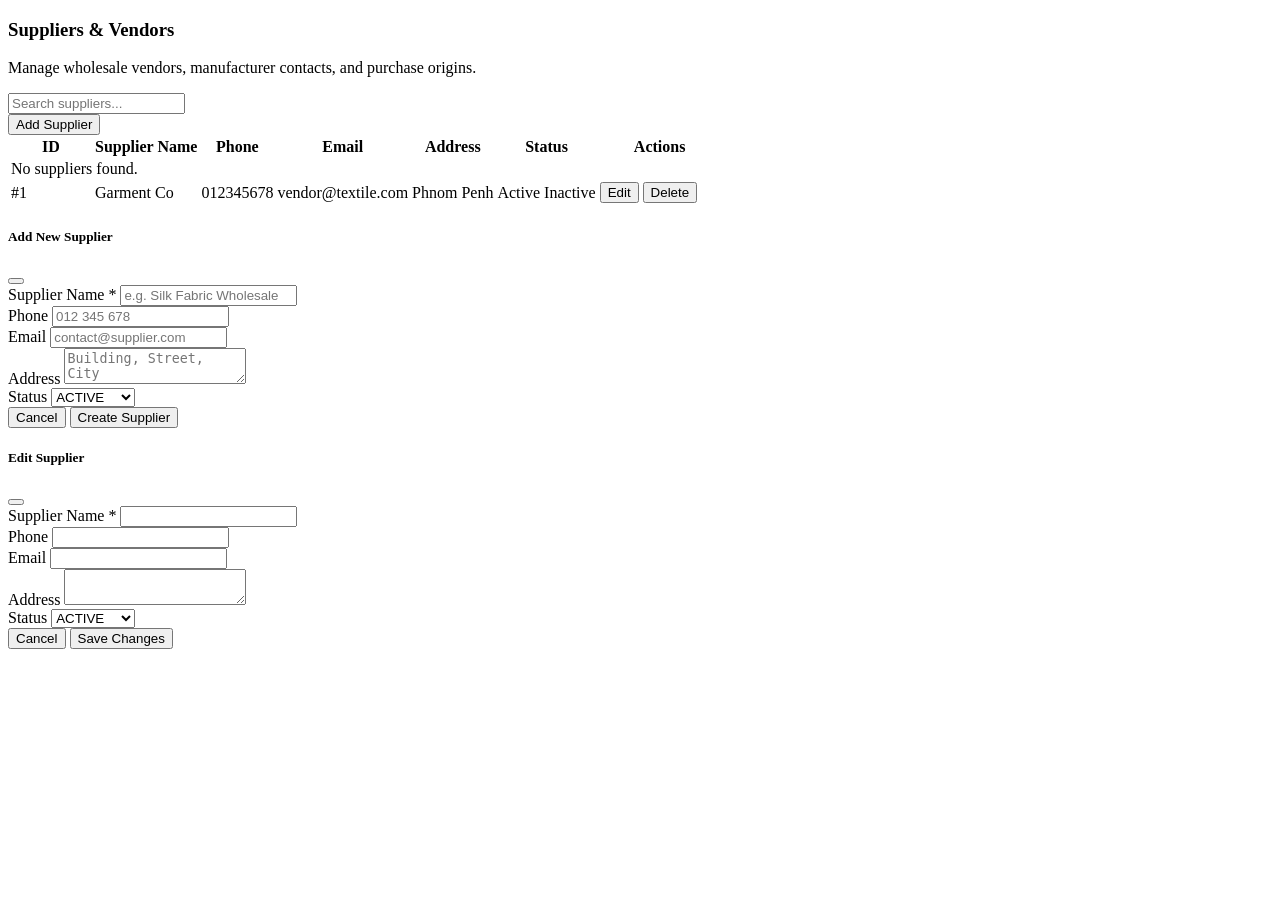
<file: src/main/resources/templates/supplier/list.html>
<!DOCTYPE html>
<html lang="en" xmlns:th="http://www.thymeleaf.org">
<head th:replace="~{fragments/nav :: head('Suppliers')}"></head>
<body>
<div class="app-wrapper">
    <aside th:replace="~{fragments/nav :: sidebar('suppliers')}"></aside>

    <div class="main-wrapper">
        <header th:replace="~{fragments/nav :: topbar('Suppliers', 'Supplier Directory')}"></header>

        <main class="content-body">
            <div class="d-flex align-items-center justify-content-between mb-4 flex-wrap gap-3">
                <div>
                    <h3 class="fw-bold mb-1" style="color: var(--color-primary-navy);">Suppliers & Vendors</h3>
                    <p class="text-muted mb-0">Manage wholesale vendors, manufacturer contacts, and purchase origins.</p>
                </div>
                <div class="d-flex gap-2">
                    <div class="search-box">
                        
                        <input type="text" id="supplierSearch" class="form-control" placeholder="Search suppliers...">
                    </div>
                    <button class="btn btn-brand-primary" data-bs-toggle="modal" data-bs-target="#addSupplierModal">
                         Add Supplier
                    </button>
                </div>
            </div>

            <div class="card">
                <div class="table-responsive">
                    <table class="table-pro" id="suppliersTable">
                        <thead>
                        <tr>
                            <th style="width: 80px;">ID</th>
                            <th>Supplier Name</th>
                            <th>Phone</th>
                            <th>Email</th>
                            <th>Address</th>
                            <th>Status</th>
                            <th style="width: 120px;" class="text-end">Actions</th>
                        </tr>
                        </thead>
                        <tbody>
                        <tr th:if="${#lists.isEmpty(suppliers)}">
                            <td colspan="7" class="text-center text-muted py-4">No suppliers found.</td>
                        </tr>
                        <tr th:each="s : ${suppliers}" th:id="'sup-row-' + ${s.supplierId}">
                            <td class="fw-bold text-muted" th:text="'#' + ${s.supplierId}">#1</td>
                            <td class="fw-bold text-primary" th:id="'sup-name-' + ${s.supplierId}" th:text="${s.supplierName}">Garment Co</td>
                            <td th:id="'sup-phone-' + ${s.supplierId}" th:text="${s.phone ?: 'N/A'}">012345678</td>
                            <td th:id="'sup-email-' + ${s.supplierId}" th:text="${s.email ?: 'N/A'}">vendor@textile.com</td>
                            <td class="text-muted small" th:id="'sup-addr-' + ${s.supplierId}" th:text="${s.address ?: 'N/A'}">Phnom Penh</td>
                            <td>
                                <span th:if="${s.status == 'ACTIVE'}" class="badge-status active" th:id="'sup-status-' + ${s.supplierId}">Active</span>
                                <span th:unless="${s.status == 'ACTIVE'}" class="badge-status inactive" th:id="'sup-status-' + ${s.supplierId}" th:text="${s.status ?: 'INACTIVE'}">Inactive</span>
                            </td>
                            <td class="text-end">
                                <div class="d-flex justify-content-end gap-1">
                                    <button class="btn btn-sm btn-icon-sm btn-outline-primary"
                                            title="Edit Supplier"
                                            th:onclick="'openEditSupplierModal(' + ${s.supplierId} + ')'">
                                        Edit
                                    </button>
                                    <button class="btn btn-sm btn-icon-sm btn-outline-danger"
                                            title="Delete Supplier"
                                            th:onclick="'deleteSupplier(' + ${s.supplierId} + ')'">
                                        Delete
                                    </button>
                                </div>
                            </td>
                        </tr>
                        </tbody>
                    </table>
                </div>
            </div>
        </main>
    </div>
</div>

<!-- Add Supplier Modal -->
<div class="modal fade" id="addSupplierModal" tabindex="-1" aria-hidden="true">
    <div class="modal-dialog modal-dialog-centered">
        <div class="modal-content">
            <div class="modal-header-brand">
                <h5 class="modal-title">
                     Add New Supplier
                </h5>
                <button type="button" class="btn-close" data-bs-dismiss="modal"></button>
            </div>
            <form onsubmit="submitCreateSupplier(event)">
                <div class="modal-body">
                    <div class="mb-3">
                        <label class="form-label">Supplier Name <span class="text-danger">*</span></label>
                        <input type="text" class="form-control" id="newSupName" required placeholder="e.g. Silk Fabric Wholesale">
                    </div>
                    <div class="row g-2 mb-3">
                        <div class="col-md-6">
                            <label class="form-label">Phone</label>
                            <input type="text" class="form-control" id="newSupPhone" placeholder="012 345 678">
                        </div>
                        <div class="col-md-6">
                            <label class="form-label">Email</label>
                            <input type="email" class="form-control" id="newSupEmail" placeholder="contact@supplier.com">
                        </div>
                    </div>
                    <div class="mb-3">
                        <label class="form-label">Address</label>
                        <textarea class="form-control" id="newSupAddress" rows="2" placeholder="Building, Street, City"></textarea>
                    </div>
                    <div class="mb-3">
                        <label class="form-label">Status</label>
                        <select class="form-select" id="newSupStatus">
                            <option value="ACTIVE" selected>ACTIVE</option>
                            <option value="INACTIVE">INACTIVE</option>
                        </select>
                    </div>
                </div>
                <div class="modal-footer">
                    <button type="button" class="btn btn-sm btn-outline-secondary" data-bs-dismiss="modal">Cancel</button>
                    <button type="submit" class="btn btn-sm btn-brand-primary">
                         Create Supplier
                    </button>
                </div>
            </form>
        </div>
    </div>
</div>

<!-- Edit Supplier Modal -->
<div class="modal fade" id="editSupplierModal" tabindex="-1" aria-hidden="true">
    <div class="modal-dialog modal-dialog-centered">
        <div class="modal-content">
            <div class="modal-header-brand">
                <h5 class="modal-title">
                     Edit Supplier
                </h5>
                <button type="button" class="btn-close" data-bs-dismiss="modal"></button>
            </div>
            <form onsubmit="submitEditSupplier(event)">
                <input type="hidden" id="editSupId">
                <div class="modal-body">
                    <div class="mb-3">
                        <label class="form-label">Supplier Name <span class="text-danger">*</span></label>
                        <input type="text" class="form-control" id="editSupName" required>
                    </div>
                    <div class="row g-2 mb-3">
                        <div class="col-md-6">
                            <label class="form-label">Phone</label>
                            <input type="text" class="form-control" id="editSupPhone">
                        </div>
                        <div class="col-md-6">
                            <label class="form-label">Email</label>
                            <input type="email" class="form-control" id="editSupEmail">
                        </div>
                    </div>
                    <div class="mb-3">
                        <label class="form-label">Address</label>
                        <textarea class="form-control" id="editSupAddress" rows="2"></textarea>
                    </div>
                    <div class="mb-3">
                        <label class="form-label">Status</label>
                        <select class="form-select" id="editSupStatus">
                            <option value="ACTIVE">ACTIVE</option>
                            <option value="INACTIVE">INACTIVE</option>
                        </select>
                    </div>
                </div>
                <div class="modal-footer">
                    <button type="button" class="btn btn-sm btn-outline-secondary" data-bs-dismiss="modal">Cancel</button>
                    <button type="submit" class="btn btn-sm btn-brand-primary">
                         Save Changes
                    </button>
                </div>
            </form>
        </div>
    </div>
</div>

<div th:replace="~{fragments/nav :: dbModal}"></div>
<div th:replace="~{fragments/nav :: scripts}"></div>

<script>
  setupTableSearch('supplierSearch', 'suppliersTable');

  async function submitCreateSupplier(e) {
    e.preventDefault();
    const supplierName = document.getElementById('newSupName').value.trim();
    const phone = document.getElementById('newSupPhone').value.trim();
    const email = document.getElementById('newSupEmail').value.trim();
    const address = document.getElementById('newSupAddress').value.trim();
    const status = document.getElementById('newSupStatus').value;

    try {
      await apiRequest('/api/suppliers', 'POST', { supplierName, phone, email, address, status });
      showToast('Supplier created successfully!', 'success');
      bootstrap.Modal.getInstance(document.getElementById('addSupplierModal')).hide();
      setTimeout(() => window.location.reload(), 600);
    } catch (err) {
      showToast(err.message, 'error');
    }
  }

  function openEditSupplierModal(id) {
    const name = document.getElementById('sup-name-' + id).innerText;
    const phone = document.getElementById('sup-phone-' + id).innerText;
    const email = document.getElementById('sup-email-' + id).innerText;
    const addr = document.getElementById('sup-addr-' + id).innerText;
    const status = document.getElementById('sup-status-' + id).innerText.trim();

    document.getElementById('editSupId').value = id;
    document.getElementById('editSupName').value = name;
    document.getElementById('editSupPhone').value = phone === 'N/A' ? '' : phone;
    document.getElementById('editSupEmail').value = email === 'N/A' ? '' : email;
    document.getElementById('editSupAddress').value = addr === 'N/A' ? '' : addr;
    document.getElementById('editSupStatus').value = status.toUpperCase() === 'ACTIVE' ? 'ACTIVE' : 'INACTIVE';

    const modal = new bootstrap.Modal(document.getElementById('editSupplierModal'));
    modal.show();
  }

  async function submitEditSupplier(e) {
    e.preventDefault();
    const id = document.getElementById('editSupId').value;
    const supplierName = document.getElementById('editSupName').value.trim();
    const phone = document.getElementById('editSupPhone').value.trim();
    const email = document.getElementById('editSupEmail').value.trim();
    const address = document.getElementById('editSupAddress').value.trim();
    const status = document.getElementById('editSupStatus').value;

    try {
      await apiRequest(`/api/suppliers/${id}`, 'PUT', { supplierName, phone, email, address, status });
      showToast('Supplier updated successfully!', 'success');
      bootstrap.Modal.getInstance(document.getElementById('editSupplierModal')).hide();
      setTimeout(() => window.location.reload(), 600);
    } catch (err) {
      showToast(err.message, 'error');
    }
  }

  async function deleteSupplier(id) {
    if (!confirm(`Are you sure you want to delete Supplier #${id}?`)) return;
    try {
      await apiRequest(`/api/suppliers/${id}`, 'DELETE');
      showToast('Supplier deleted successfully.', 'success');
      const row = document.getElementById('sup-row-' + id);
      if (row) row.remove();
    } catch (err) {
      showToast(err.message, 'error');
    }
  }
</script>
</body>
</html>
</file>
